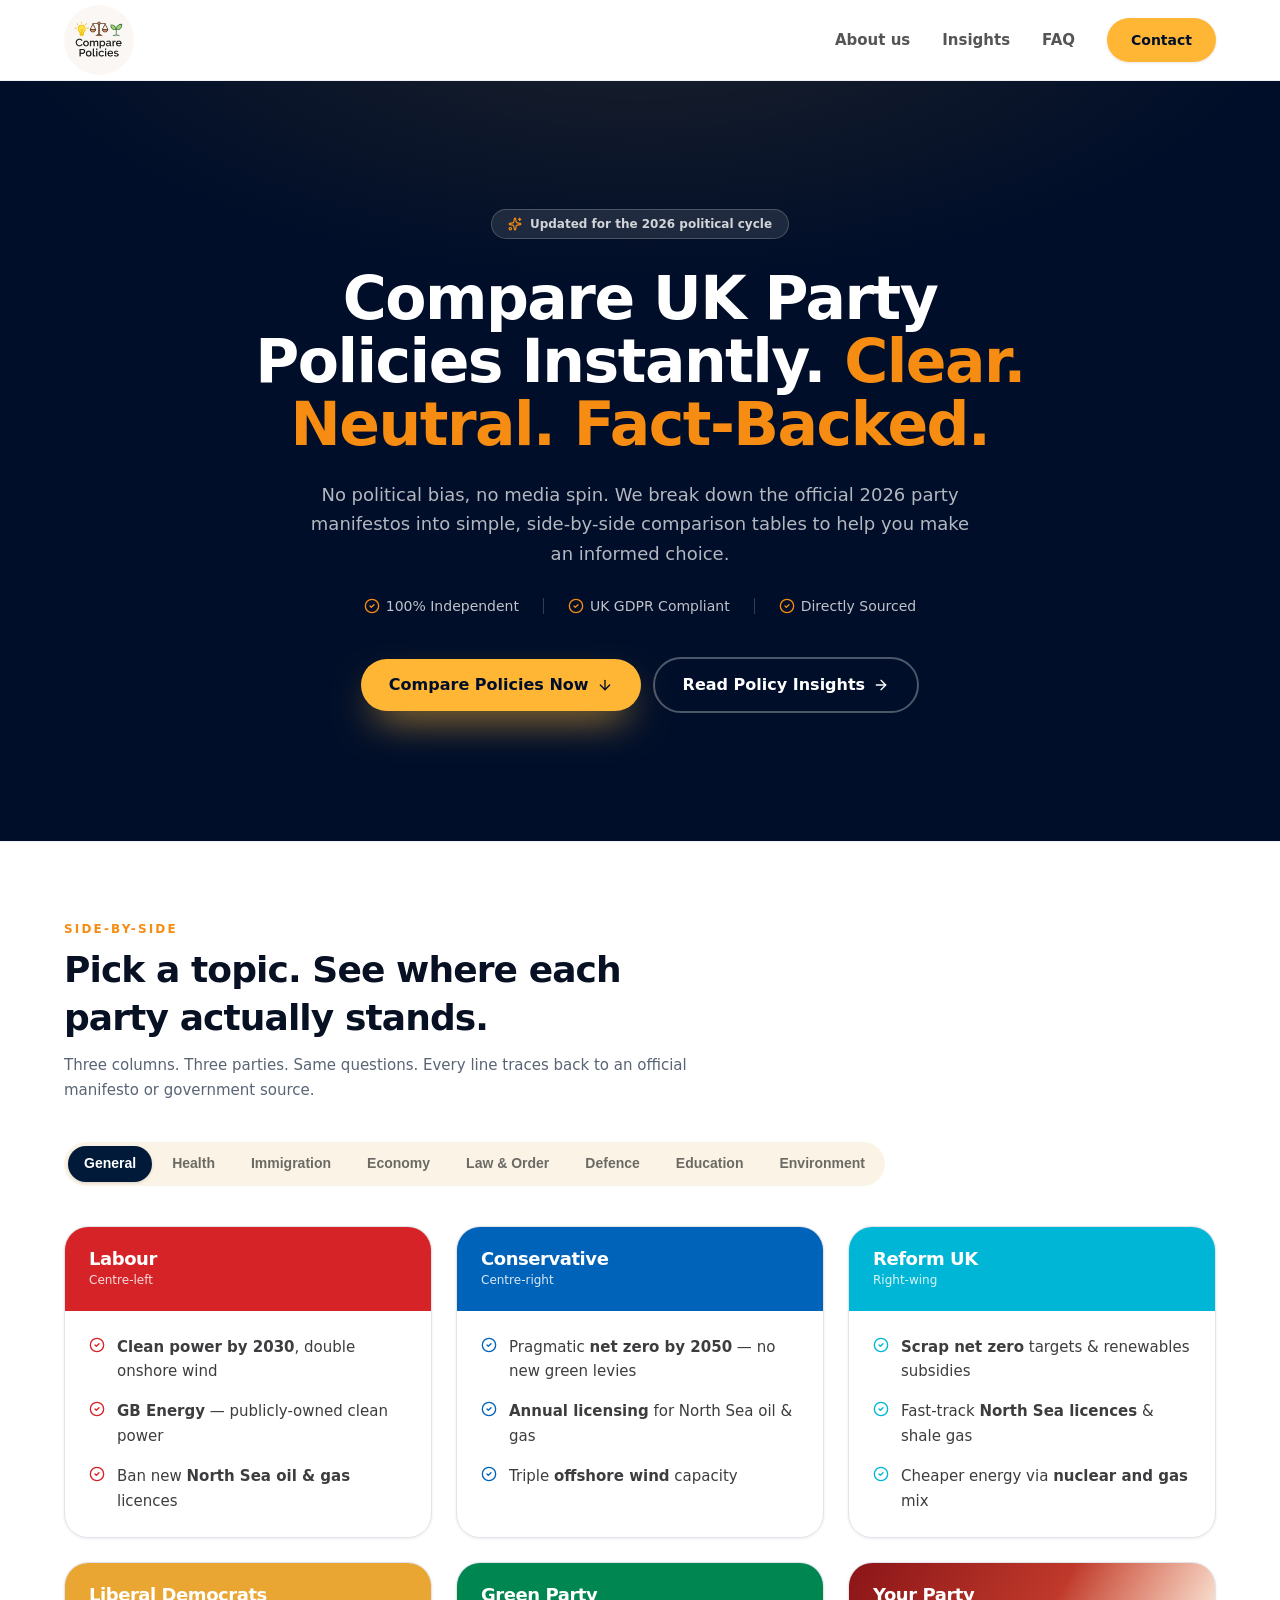
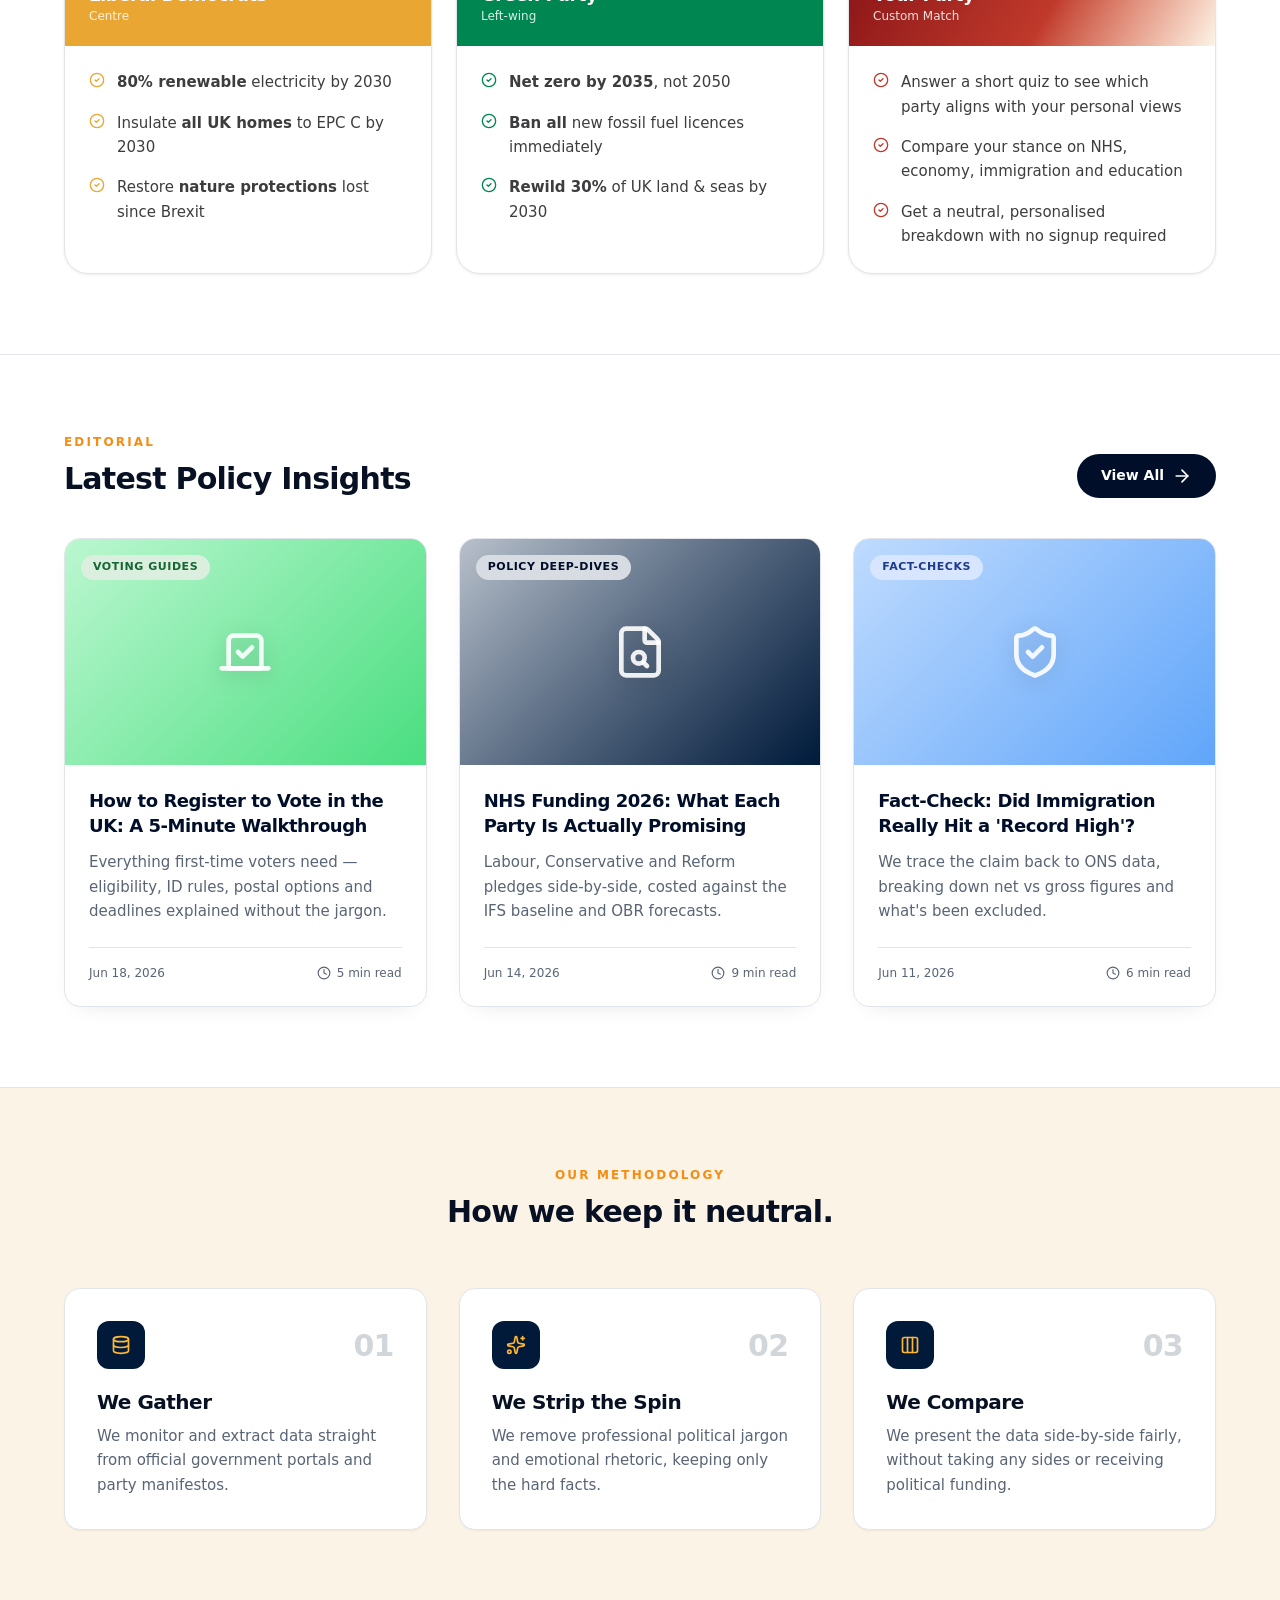
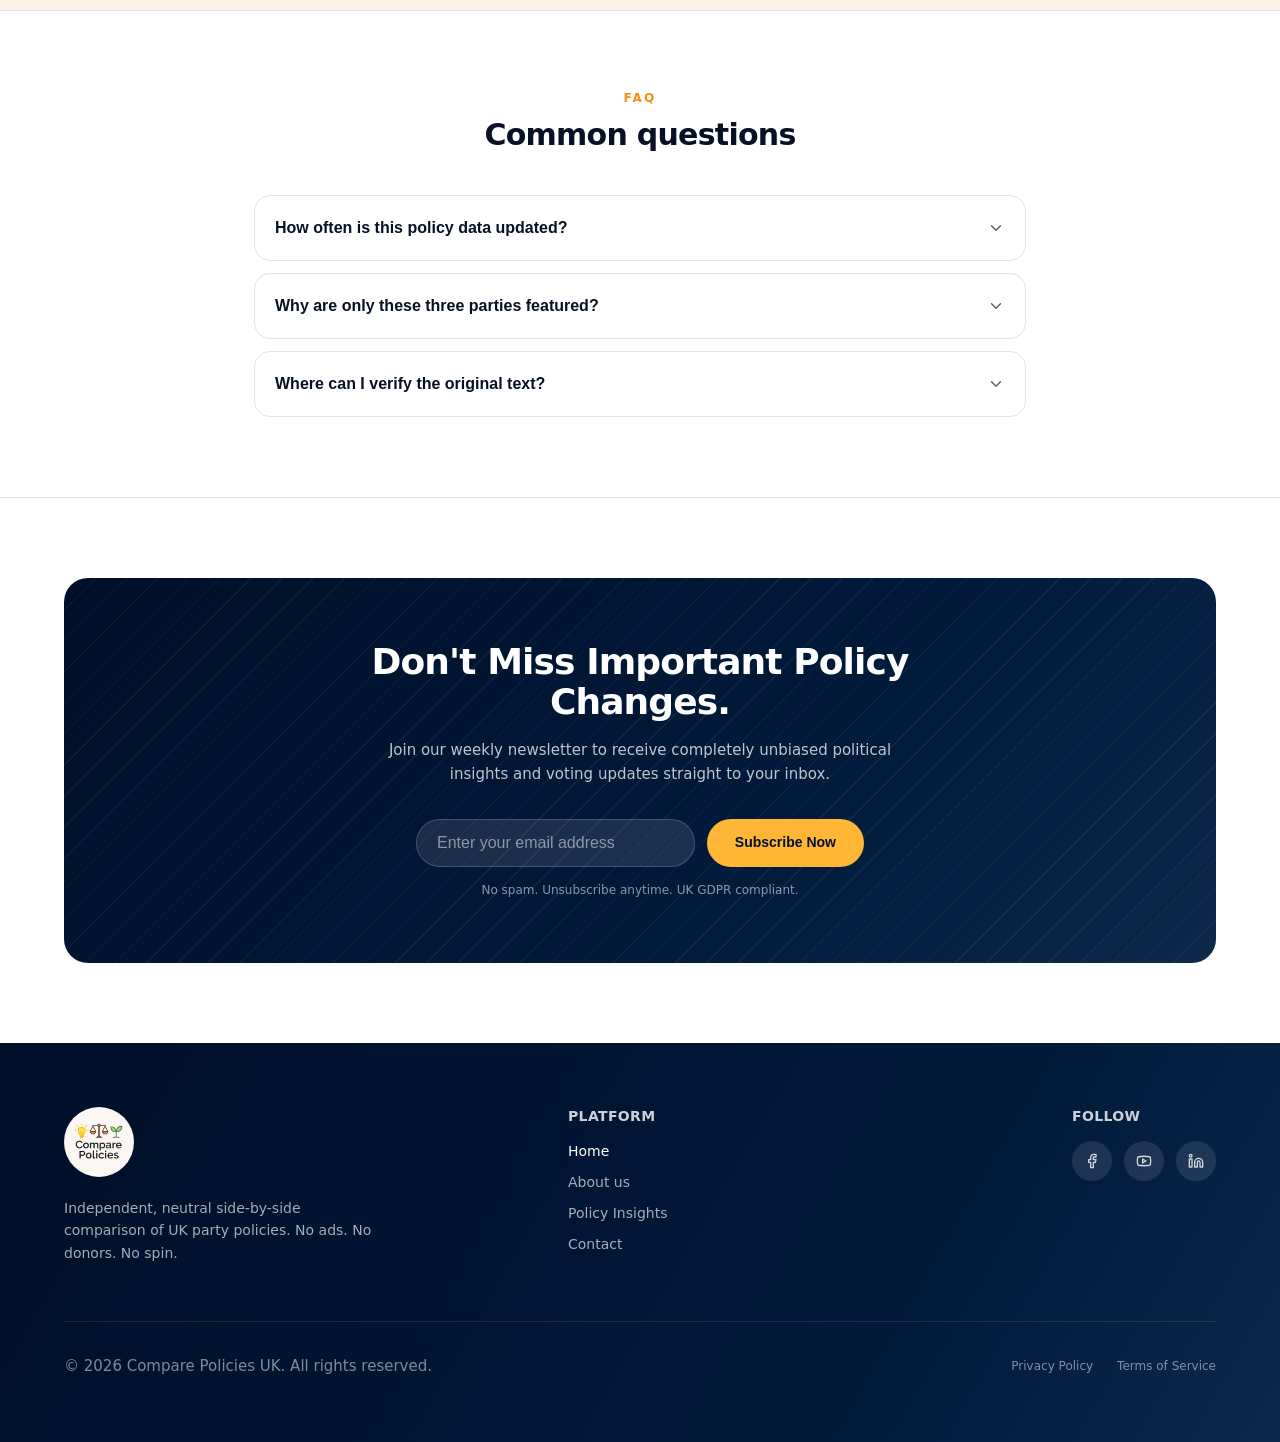
<file: index.html>
<!DOCTYPE html>
<html lang="en">

<head>
	<!-- Basic Page Needs
		================================================== -->
	<meta charset="utf-8">
	<!--[if IE]><meta http-equiv="x-ua-compatible" content="IE=9" /><![endif]-->
	<meta http-equiv="X-UA-Compatible" content="IE=edge">
	<meta name="viewport" content="width=device-width, initial-scale=1">
	<title>Comparepolicies </title>
	<meta name="description" content="SFI">
	<link rel="stylesheet" type="text/css" href="assets/css/reset.css" />
	<link rel="stylesheet" type="text/css" href="assets/css/main.css" />
	<link rel="stylesheet" type="text/css" href="assets/css/responsive.css" />

</head>

<body>
	<header id="site-header" class="header">
		<div class="header-inner">
			<a href="/" class="logo">
				<img src="./assets/images/Logo_compare_policies.png" alt="">
			</a>

			<div class="header-right">
				<nav>
					<ul>
						<li><a href="/about">About us</a></li>
						<li><a href="/insights">Insights</a></li>
						<li><a href="#faq">FAQ</a></li>
					</ul>
				</nav>
				<div class="header-actions">
					<a href="/contact" class="btn-header ">Contact</a>
				</div>
			</div>
			<div class="hambuger-mobile">
				<span class="lines line-1"></span>
				<span class="lines line-2"></span>
				<span class="lines line-3"></span>
			</div>
		</div>
	</header>
	<main id="site-content" class="site-content">
		<section class="hero">
			<div class="hero-bg" aria-hidden="true"></div>
			<div class="hero-inner">

				<div class="hero-badge">
					<svg xmlns="http://www.w3.org/2000/svg" width="14" height="14" viewBox="0 0 24 24" fill="none"
						stroke="currentColor" stroke-width="2" stroke-linecap="round" stroke-linejoin="round"
						aria-hidden="true" style="color:var(--brand-gold-deep)">
						<path
							d="M11.017 2.814a1 1 0 0 1 1.966 0l1.051 5.558a2 2 0 0 0 1.594 1.594l5.558 1.051a1 1 0 0 1 0 1.966l-5.558 1.051a2 2 0 0 0-1.594 1.594l-1.051 5.558a1 1 0 0 1-1.966 0l-1.051-5.558a2 2 0 0 0-1.594-1.594l-5.558-1.051a1 1 0 0 1 0-1.966l5.558-1.051a2 2 0 0 0 1.594-1.594z" />
						<path d="M20 2v4" />
						<path d="M22 4h-4" />
						<circle cx="4" cy="20" r="2" />
					</svg>
					Updated for the 2026 political cycle
				</div>

				<h1 class="hero-title">
					Compare UK Party Policies Instantly.
					<span style="">Clear. Neutral. Fact-Backed.</span>
				</h1>

				<p class="hero-desc">
					No political bias, no media spin. We break down the official 2026 party manifestos into simple,
					side-by-side comparison tables to help you make an informed choice.
				</p>

				<div class="hero-trust">
					<span class="trust-item">
						<svg xmlns="http://www.w3.org/2000/svg" width="16" height="16" viewBox="0 0 24 24" fill="none"
							stroke="currentColor" stroke-width="2" stroke-linecap="round" stroke-linejoin="round"
							aria-hidden="true" style="">
							<circle cx="12" cy="12" r="10" />
							<path d="m9 12 2 2 4-4" />
						</svg>
						100% Independent
					</span>
					<span class="trust-sep" aria-hidden="true"></span>
					<span class="trust-item">
						<svg xmlns="http://www.w3.org/2000/svg" width="16" height="16" viewBox="0 0 24 24" fill="none"
							stroke="currentColor" stroke-width="2" stroke-linecap="round" stroke-linejoin="round"
							aria-hidden="true" style="">
							<circle cx="12" cy="12" r="10" />
							<path d="m9 12 2 2 4-4" />
						</svg>
						UK GDPR Compliant
					</span>
					<span class="trust-sep" aria-hidden="true"></span>
					<span class="trust-item">
						<svg xmlns="http://www.w3.org/2000/svg" width="16" height="16" viewBox="0 0 24 24" fill="none"
							stroke="currentColor" stroke-width="2" stroke-linecap="round" stroke-linejoin="round"
							aria-hidden="true" style="">
							<circle cx="12" cy="12" r="10" />
							<path d="m9 12 2 2 4-4" />
						</svg>
						Directly Sourced
					</span>
				</div>

				<div class="hero-actions">
					<a href="#compare" class="btn btn-gold">
						Compare Policies Now
						<svg xmlns="http://www.w3.org/2000/svg" width="16" height="16" viewBox="0 0 24 24" fill="none"
							stroke="currentColor" stroke-width="2" stroke-linecap="round" stroke-linejoin="round"
							aria-hidden="true">
							<path d="M12 5v14" />
							<path d="m19 12-7 7-7-7" />
						</svg>
					</a>
					<a href="/insights" class="btn-outline btn">
						Read Policy Insights
						<svg xmlns="http://www.w3.org/2000/svg" width="16" height="16" viewBox="0 0 24 24" fill="none"
							stroke="currentColor" stroke-width="2" stroke-linecap="round" stroke-linejoin="round"
							aria-hidden="true">
							<path d="M5 12h14" />
							<path d="m12 5 7 7-7 7" />
						</svg>
					</a>
				</div>

			</div>
		</section>
		<section id="compare" class="compare-section">
			<div class="container">

				<div class="compare-heading">
					<p class="compare-eyebrow section-eyebrow">Side-by-side</p>
					<h2 class="compare-title section-title">Pick a topic. See where each party actually stands.</h2>
					<p class="compare-desc">Three columns. Three parties. Same questions. Every line traces back to an
						official manifesto or government source.</p>
				</div>

				<!-- TAB NAV -->
				<div class="tab-scroll">
					<div class="tab-list" role="tablist">
						<button class="tab-btn tab-btn--active" role="tab" data-tab="general">General</button>
						<button class="tab-btn" role="tab" data-tab="health">Health</button>
						<button class="tab-btn" role="tab" data-tab="immigration">Immigration</button>
						<button class="tab-btn" role="tab" data-tab="economy">Economy</button>
						<button class="tab-btn" role="tab" data-tab="law">Law &amp; Order</button>
						<button class="tab-btn" role="tab" data-tab="defence">Defence</button>
						<button class="tab-btn" role="tab" data-tab="education">Education</button>
						<button class="tab-btn " role="tab" data-tab="environment">Environment</button>
					</div>
				</div>

				<!-- TAB PANELS -->
				<div id="tab-general" class="tab-panel" role="tabpanel">
					<div class="cards-grid">

						<article class="card" style="--color: rgb(213, 35, 39);">
							<header class="card-header">
								<h3 class="card-title">Labour</h3>
								<p class="card-subtitle">Centre-left</p>
							</header>
							<ul class="card-list">
								<li class="card-item">
									<svg class="card-icon" xmlns="http://www.w3.org/2000/svg" width="16" height="16"
										viewBox="0 0 24 24" fill="none" stroke="currentColor" stroke-width="2"
										stroke-linecap="round" stroke-linejoin="round" aria-hidden="true">
										<circle cx="12" cy="12" r="10" />
										<path d="m9 12 2 2 4-4" />
									</svg>
									<span><strong>Clean power by 2030</strong>, double onshore wind</span>
								</li>
								<li class="card-item">
									<svg class="card-icon" xmlns="http://www.w3.org/2000/svg" width="16" height="16"
										viewBox="0 0 24 24" fill="none" stroke="currentColor" stroke-width="2"
										stroke-linecap="round" stroke-linejoin="round" aria-hidden="true">
										<circle cx="12" cy="12" r="10" />
										<path d="m9 12 2 2 4-4" />
									</svg>
									<span><strong>GB Energy</strong> — publicly-owned clean power</span>
								</li>
								<li class="card-item">
									<svg class="card-icon" xmlns="http://www.w3.org/2000/svg" width="16" height="16"
										viewBox="0 0 24 24" fill="none" stroke="currentColor" stroke-width="2"
										stroke-linecap="round" stroke-linejoin="round" aria-hidden="true">
										<circle cx="12" cy="12" r="10" />
										<path d="m9 12 2 2 4-4" />
									</svg>
									<span>Ban new <strong>North Sea oil &amp; gas</strong> licences</span>
								</li>
							</ul>
						</article>

						<article class="card" style="--color: rgb(0, 99, 186);">
							<header class="card-header">
								<h3 class="card-title">Conservative</h3>
								<p class="card-subtitle">Centre-right</p>
							</header>
							<ul class="card-list">
								<li class="card-item">
									<svg class="card-icon" xmlns="http://www.w3.org/2000/svg" width="16" height="16"
										viewBox="0 0 24 24" fill="none" stroke="currentColor" stroke-width="2"
										stroke-linecap="round" stroke-linejoin="round" aria-hidden="true">
										<circle cx="12" cy="12" r="10" />
										<path d="m9 12 2 2 4-4" />
									</svg>
									<span>Pragmatic <strong>net zero by 2050</strong> — no new green
										levies</span>
								</li>
								<li class="card-item">
									<svg class="card-icon" xmlns="http://www.w3.org/2000/svg" width="16" height="16"
										viewBox="0 0 24 24" fill="none" stroke="currentColor" stroke-width="2"
										stroke-linecap="round" stroke-linejoin="round" aria-hidden="true">
										<circle cx="12" cy="12" r="10" />
										<path d="m9 12 2 2 4-4" />
									</svg>
									<span><strong>Annual licensing</strong> for North Sea oil &amp; gas</span>
								</li>
								<li class="card-item">
									<svg class="card-icon" xmlns="http://www.w3.org/2000/svg" width="16" height="16"
										viewBox="0 0 24 24" fill="none" stroke="currentColor" stroke-width="2"
										stroke-linecap="round" stroke-linejoin="round" aria-hidden="true">
										<circle cx="12" cy="12" r="10" />
										<path d="m9 12 2 2 4-4" />
									</svg>
									<span>Triple <strong>offshore wind</strong> capacity</span>
								</li>
							</ul>
						</article>

						<article class="card" style="--color: rgb(0, 182, 214);">
							<header class="card-header">
								<h3 class="card-title">Reform UK</h3>
								<p class="card-subtitle">Right-wing</p>
							</header>
							<ul class="card-list">
								<li class="card-item">
									<svg class="card-icon" xmlns="http://www.w3.org/2000/svg" width="16" height="16"
										viewBox="0 0 24 24" fill="none" stroke="currentColor" stroke-width="2"
										stroke-linecap="round" stroke-linejoin="round" aria-hidden="true">
										<circle cx="12" cy="12" r="10" />
										<path d="m9 12 2 2 4-4" />
									</svg>
									<span><strong>Scrap net zero</strong> targets &amp; renewables
										subsidies</span>
								</li>
								<li class="card-item">
									<svg class="card-icon" xmlns="http://www.w3.org/2000/svg" width="16" height="16"
										viewBox="0 0 24 24" fill="none" stroke="currentColor" stroke-width="2"
										stroke-linecap="round" stroke-linejoin="round" aria-hidden="true">
										<circle cx="12" cy="12" r="10" />
										<path d="m9 12 2 2 4-4" />
									</svg>
									<span>Fast-track <strong>North Sea licences</strong> &amp; shale gas</span>
								</li>
								<li class="card-item">
									<svg class="card-icon" xmlns="http://www.w3.org/2000/svg" width="16" height="16"
										viewBox="0 0 24 24" fill="none" stroke="currentColor" stroke-width="2"
										stroke-linecap="round" stroke-linejoin="round" aria-hidden="true">
										<circle cx="12" cy="12" r="10" />
										<path d="m9 12 2 2 4-4" />
									</svg>
									<span>Cheaper energy via <strong>nuclear and gas</strong> mix</span>
								</li>
							</ul>
						</article>

						<article class="card" style="--color: rgb(234, 166, 50);">
							<header class="card-header">
								<h3 class="card-title">Liberal Democrats</h3>
								<p class="card-subtitle">Centre</p>
							</header>
							<ul class="card-list">
								<li class="card-item">
									<svg class="card-icon" xmlns="http://www.w3.org/2000/svg" width="16" height="16"
										viewBox="0 0 24 24" fill="none" stroke="currentColor" stroke-width="2"
										stroke-linecap="round" stroke-linejoin="round" aria-hidden="true">
										<circle cx="12" cy="12" r="10" />
										<path d="m9 12 2 2 4-4" />
									</svg>
									<span><strong>80% renewable</strong> electricity by 2030</span>
								</li>
								<li class="card-item">
									<svg class="card-icon" xmlns="http://www.w3.org/2000/svg" width="16" height="16"
										viewBox="0 0 24 24" fill="none" stroke="currentColor" stroke-width="2"
										stroke-linecap="round" stroke-linejoin="round" aria-hidden="true">
										<circle cx="12" cy="12" r="10" />
										<path d="m9 12 2 2 4-4" />
									</svg>
									<span>Insulate <strong>all UK homes</strong> to EPC C by 2030</span>
								</li>
								<li class="card-item">
									<svg class="card-icon" xmlns="http://www.w3.org/2000/svg" width="16" height="16"
										viewBox="0 0 24 24" fill="none" stroke="currentColor" stroke-width="2"
										stroke-linecap="round" stroke-linejoin="round" aria-hidden="true">
										<circle cx="12" cy="12" r="10" />
										<path d="m9 12 2 2 4-4" />
									</svg>
									<span>Restore <strong>nature protections</strong> lost since Brexit</span>
								</li>
							</ul>
						</article>

						<article class="card" style="--color: rgb(0, 135, 81);">
							<header class="card-header">
								<h3 class="card-title">Green Party</h3>
								<p class="card-subtitle">Left-wing</p>
							</header>
							<ul class="card-list">
								<li class="card-item">
									<svg class="card-icon" xmlns="http://www.w3.org/2000/svg" width="16" height="16"
										viewBox="0 0 24 24" fill="none" stroke="currentColor" stroke-width="2"
										stroke-linecap="round" stroke-linejoin="round" aria-hidden="true">
										<circle cx="12" cy="12" r="10" />
										<path d="m9 12 2 2 4-4" />
									</svg>
									<span><strong>Net zero by 2035</strong>, not 2050</span>
								</li>
								<li class="card-item">
									<svg class="card-icon" xmlns="http://www.w3.org/2000/svg" width="16" height="16"
										viewBox="0 0 24 24" fill="none" stroke="currentColor" stroke-width="2"
										stroke-linecap="round" stroke-linejoin="round" aria-hidden="true">
										<circle cx="12" cy="12" r="10" />
										<path d="m9 12 2 2 4-4" />
									</svg>
									<span><strong>Ban all</strong> new fossil fuel licences immediately</span>
								</li>
								<li class="card-item">
									<svg class="card-icon" xmlns="http://www.w3.org/2000/svg" width="16" height="16"
										viewBox="0 0 24 24" fill="none" stroke="currentColor" stroke-width="2"
										stroke-linecap="round" stroke-linejoin="round" aria-hidden="true">
										<circle cx="12" cy="12" r="10" />
										<path d="m9 12 2 2 4-4" />
									</svg>
									<span><strong>Rewild 30%</strong> of UK land &amp; seas by 2030</span>
								</li>
							</ul>
						</article>

						<article class="card" style="--color: rgb(192, 57, 43); --bg-header: linear-gradient(120deg, #8B1418 0%, #C0392B 55%, lab(96.5967% .633419 7.66813)
 100%);">
							<header class="card-header">
								<h3 class="card-title">Your Party</h3>
								<p class="card-subtitle">Custom Match</p>
							</header>
							<ul class="card-list">
								<li class="card-item">
									<svg class="card-icon" xmlns="http://www.w3.org/2000/svg" width="16" height="16"
										viewBox="0 0 24 24" fill="none" stroke="currentColor" stroke-width="2"
										stroke-linecap="round" stroke-linejoin="round" aria-hidden="true">
										<circle cx="12" cy="12" r="10" />
										<path d="m9 12 2 2 4-4" />
									</svg>
									<span>Answer a short quiz to see which party aligns with your personal
										views</span>
								</li>
								<li class="card-item">
									<svg class="card-icon" xmlns="http://www.w3.org/2000/svg" width="16" height="16"
										viewBox="0 0 24 24" fill="none" stroke="currentColor" stroke-width="2"
										stroke-linecap="round" stroke-linejoin="round" aria-hidden="true">
										<circle cx="12" cy="12" r="10" />
										<path d="m9 12 2 2 4-4" />
									</svg>
									<span>Compare your stance on NHS, economy, immigration and education</span>
								</li>
								<li class="card-item">
									<svg class="card-icon" xmlns="http://www.w3.org/2000/svg" width="16" height="16"
										viewBox="0 0 24 24" fill="none" stroke="currentColor" stroke-width="2"
										stroke-linecap="round" stroke-linejoin="round" aria-hidden="true">
										<circle cx="12" cy="12" r="10" />
										<path d="m9 12 2 2 4-4" />
									</svg>
									<span>Get a neutral, personalised breakdown with no signup required</span>
								</li>
							</ul>
						</article>

					</div>
				</div>
				<div id="tab-immigration" class="tab-panel" role="tabpanel" hidden></div>
				<div id="tab-economy" class="tab-panel" role="tabpanel" hidden></div>
				<div id="tab-law" class="tab-panel" role="tabpanel" hidden></div>
				<div id="tab-defence" class="tab-panel" role="tabpanel" hidden></div>
				<div id="tab-education" class="tab-panel" role="tabpanel" hidden></div>

				<div id="tab-environment" class="tab-panel" role="tabpanel" hidden>

				</div>
			</div>
		</section>
		<section class="insights">
			<div class="container">
				<div class="insights__head">
					<div>
						<p class="insights__eyebrow section-eyebrow">Editorial</p>
						<h2 class="insights__title section-title">Latest Policy Insights</h2>
					</div>
					<a href="/insights" class="btn btn-navy">
						View All
						<svg xmlns="http://www.w3.org/2000/svg" width="20" height="20" viewBox="0 0 24 24" fill="none"
							stroke="currentColor" stroke-width="2" stroke-linecap="round" stroke-linejoin="round"
							aria-hidden="true">
							<path d="M5 12h14"></path>
							<path d="m12 5 7 7-7 7"></path>
						</svg>
					</a>
				</div>

				<div class="insights__grid">

					<a href="/insights/sample-post" class="insight-card">
						<div class="insight-card__media insight-card__media--green">
							<svg class="insight-card__icon" xmlns="http://www.w3.org/2000/svg" width="56" height="56"
								viewBox="0 0 24 24" fill="none" stroke="currentColor" stroke-width="2"
								stroke-linecap="round" stroke-linejoin="round" aria-hidden="true">
								<path d="m9 12 2 2 4-4"></path>
								<path d="M5 7c0-1.1.9-2 2-2h10a2 2 0 0 1 2 2v12H5V7Z"></path>
								<path d="M22 19H2"></path>
							</svg>
							<span class="insight-card__tag insight-card__tag--green">Voting Guides</span>
						</div>
						<div class="insight-card__body">
							<h3 class="insight-card__title">How to Register to Vote in the UK: A 5-Minute Walkthrough
							</h3>
							<p class="insight-card__excerpt">Everything first-time voters need — eligibility, ID rules,
								postal options and deadlines explained without the jargon.</p>
							<div class="insight-card__meta">
								<span>Jun 18, 2026</span>
								<span class="insight-card__readtime">
									<svg xmlns="http://www.w3.org/2000/svg" width="14" height="14" viewBox="0 0 24 24"
										fill="none" stroke="currentColor" stroke-width="2" stroke-linecap="round"
										stroke-linejoin="round" aria-hidden="true">
										<circle cx="12" cy="12" r="10"></circle>
										<path d="M12 6v6l4 2"></path>
									</svg>
									5 min read
								</span>
							</div>
						</div>
					</a>

					<a href="/insights/sample-post" class="insight-card">
						<div class="insight-card__media insight-card__media--navy">
							<svg class="insight-card__icon" xmlns="http://www.w3.org/2000/svg" width="56" height="56"
								viewBox="0 0 24 24" fill="none" stroke="currentColor" stroke-width="2"
								stroke-linecap="round" stroke-linejoin="round" aria-hidden="true">
								<path
									d="M6 22a2 2 0 0 1-2-2V4a2 2 0 0 1 2-2h8a2.4 2.4 0 0 1 1.704.706l3.588 3.588A2.4 2.4 0 0 1 20 8v12a2 2 0 0 1-2 2z">
								</path>
								<path d="M14 2v5a1 1 0 0 0 1 1h5"></path>
								<circle cx="11.5" cy="14.5" r="2.5"></circle>
								<path d="M13.3 16.3 15 18"></path>
							</svg>
							<span class="insight-card__tag insight-card__tag--navy">Policy Deep-Dives</span>
						</div>
						<div class="insight-card__body">
							<h3 class="insight-card__title">NHS Funding 2026: What Each Party Is Actually Promising</h3>
							<p class="insight-card__excerpt">Labour, Conservative and Reform pledges side-by-side,
								costed against the IFS baseline and OBR forecasts.</p>
							<div class="insight-card__meta">
								<span>Jun 14, 2026</span>
								<span class="insight-card__readtime">
									<svg xmlns="http://www.w3.org/2000/svg" width="14" height="14" viewBox="0 0 24 24"
										fill="none" stroke="currentColor" stroke-width="2" stroke-linecap="round"
										stroke-linejoin="round" aria-hidden="true">
										<circle cx="12" cy="12" r="10"></circle>
										<path d="M12 6v6l4 2"></path>
									</svg>
									9 min read
								</span>
							</div>
						</div>
					</a>

					<a href="/insights/sample-post" class="insight-card">
						<div class="insight-card__media insight-card__media--blue">
							<svg class="insight-card__icon" xmlns="http://www.w3.org/2000/svg" width="56" height="56"
								viewBox="0 0 24 24" fill="none" stroke="currentColor" stroke-width="2"
								stroke-linecap="round" stroke-linejoin="round" aria-hidden="true">
								<path
									d="M20 13c0 5-3.5 7.5-7.66 8.95a1 1 0 0 1-.67-.01C7.5 20.5 4 18 4 13V6a1 1 0 0 1 1-1c2 0 4.5-1.2 6.24-2.72a1.17 1.17 0 0 1 1.52 0C14.51 3.81 17 5 19 5a1 1 0 0 1 1 1z">
								</path>
								<path d="m9 12 2 2 4-4"></path>
							</svg>
							<span class="insight-card__tag insight-card__tag--blue">Fact-Checks</span>
						</div>
						<div class="insight-card__body">
							<h3 class="insight-card__title">Fact-Check: Did Immigration Really Hit a 'Record High'?</h3>
							<p class="insight-card__excerpt">We trace the claim back to ONS data, breaking down net vs
								gross figures and what's been excluded.</p>
							<div class="insight-card__meta">
								<span>Jun 11, 2026</span>
								<span class="insight-card__readtime">
									<svg xmlns="http://www.w3.org/2000/svg" width="14" height="14" viewBox="0 0 24 24"
										fill="none" stroke="currentColor" stroke-width="2" stroke-linecap="round"
										stroke-linejoin="round" aria-hidden="true">
										<circle cx="12" cy="12" r="10"></circle>
										<path d="M12 6v6l4 2"></path>
									</svg>
									6 min read
								</span>
							</div>
						</div>
					</a>

				</div>
			</div>
		</section>
		<section id="methodology" class="methodology">
			<div class="container">
				<div class="methodology__head">
					<p class="methodology__eyebrow section-eyebrow">Our methodology</p>
					<h2 class="methodology__title section-title">How we keep it neutral.</h2>
				</div>

				<div class="methodology__grid">

					<div class="step-card">
						<div class="step-card__head">
							<span class="step-card__icon-wrap">
								<svg xmlns="http://www.w3.org/2000/svg" width="20" height="20" viewBox="0 0 24 24"
									fill="none" stroke="currentColor" stroke-width="2" stroke-linecap="round"
									stroke-linejoin="round" aria-hidden="true">
									<ellipse cx="12" cy="5" rx="9" ry="3"></ellipse>
									<path d="M3 5V19A9 3 0 0 0 21 19V5"></path>
									<path d="M3 12A9 3 0 0 0 21 12"></path>
								</svg>
							</span>
							<span class="step-card__number">01</span>
						</div>
						<h3 class="step-card__title">We Gather</h3>
						<p class="step-card__text">We monitor and extract data straight from official government portals
							and party manifestos.</p>
					</div>

					<div class="step-card">
						<div class="step-card__head">
							<span class="step-card__icon-wrap">
								<svg xmlns="http://www.w3.org/2000/svg" width="20" height="20" viewBox="0 0 24 24"
									fill="none" stroke="currentColor" stroke-width="2" stroke-linecap="round"
									stroke-linejoin="round" aria-hidden="true">
									<path
										d="M11.017 2.814a1 1 0 0 1 1.966 0l1.051 5.558a2 2 0 0 0 1.594 1.594l5.558 1.051a1 1 0 0 1 0 1.966l-5.558 1.051a2 2 0 0 0-1.594 1.594l-1.051 5.558a1 1 0 0 1-1.966 0l-1.051-5.558a2 2 0 0 0-1.594-1.594l-5.558-1.051a1 1 0 0 1 0-1.966l5.558-1.051a2 2 0 0 0 1.594-1.594z">
									</path>
									<path d="M20 2v4"></path>
									<path d="M22 4h-4"></path>
									<circle cx="4" cy="20" r="2"></circle>
								</svg>
							</span>
							<span class="step-card__number">02</span>
						</div>
						<h3 class="step-card__title">We Strip the Spin</h3>
						<p class="step-card__text">We remove professional political jargon and emotional rhetoric,
							keeping only the hard facts.</p>
					</div>

					<div class="step-card">
						<div class="step-card__head">
							<span class="step-card__icon-wrap">
								<svg xmlns="http://www.w3.org/2000/svg" width="20" height="20" viewBox="0 0 24 24"
									fill="none" stroke="currentColor" stroke-width="2" stroke-linecap="round"
									stroke-linejoin="round" aria-hidden="true">
									<rect width="18" height="18" x="3" y="3" rx="2"></rect>
									<path d="M9 3v18"></path>
									<path d="M15 3v18"></path>
								</svg>
							</span>
							<span class="step-card__number">03</span>
						</div>
						<h3 class="step-card__title">We Compare</h3>
						<p class="step-card__text">We present the data side-by-side fairly, without taking any sides or
							receiving political funding.</p>
					</div>

				</div>
			</div>
		</section>
		<section id="faq" class="faq">
			<div class="container container--narrow">
				<div class="faq__head">
					<p class="faq__eyebrow section-eyebrow">FAQ</p>
					<h2 class="faq__title section-title">Common questions</h2>
				</div>

				<div class="faq__list">

					<div class="faq-item">
						<button type="button" class="faq-item__trigger" aria-expanded="false">
							How often is this policy data updated?
							<svg xmlns="http://www.w3.org/2000/svg" width="18" height="18" viewBox="0 0 24 24"
								fill="none" stroke="currentColor" stroke-width="2" stroke-linecap="round"
								stroke-linejoin="round" class="faq-item__icon" aria-hidden="true">
								<path d="m6 9 6 6 6-6"></path>
							</svg>
						</button>
						<div class="faq-item__panel">
							<div class="faq-item__panel-inner">
								Updated continuously for the 2026 political landscape as soon as official changes are
								announced — manifestos, government white papers and party press releases are monitored
								daily.
							</div>
						</div>
					</div>

					<div class="faq-item">
						<button type="button" class="faq-item__trigger" aria-expanded="false">
							Why are only these three parties featured?
							<svg xmlns="http://www.w3.org/2000/svg" width="18" height="18" viewBox="0 0 24 24"
								fill="none" stroke="currentColor" stroke-width="2" stroke-linecap="round"
								stroke-linejoin="round" class="faq-item__icon" aria-hidden="true">
								<path d="m6 9 6 6 6-6"></path>
							</svg>
						</button>
						<div class="faq-item__panel">
							<div class="faq-item__panel-inner">
								We focus on the political parties currently generating the highest voter interest and
								search volume in the UK. Coverage expands as polling and reader demand evolves.

							</div>
						</div>
					</div>

					<div class="faq-item">
						<button type="button" class="faq-item__trigger" aria-expanded="false">
							Where can I verify the original text?
							<svg xmlns="http://www.w3.org/2000/svg" width="18" height="18" viewBox="0 0 24 24"
								fill="none" stroke="currentColor" stroke-width="2" stroke-linecap="round"
								stroke-linejoin="round" class="faq-item__icon" aria-hidden="true">
								<path d="m6 9 6 6 6-6"></path>
							</svg>
						</button>
						<div class="faq-item__panel">
							<div class="faq-item__panel-inner">
								Every point is linked directly to primary sources. You can view the full list of source
								documents and citations on our About Us page.
							</div>
						</div>
					</div>

				</div>
			</div>
		</section>
		<section id="newsletter" class="newsletter">
			<div class="container">
				<div class="newsletter__panel">
					<div class="newsletter__pattern" aria-hidden="true"></div>

					<div class="newsletter__content">
						<h2 class="newsletter__title">Don't Miss Important Policy Changes.</h2>
						<p class="newsletter__text">Join our weekly newsletter to receive completely unbiased political
							insights and voting updates straight to your inbox.</p>

						<form class="newsletter__form">
							<input type="email" class="newsletter__input" placeholder="Enter your email address"
								required>
							<button type="submit" class=" newsletter__submit">Subscribe Now</button>
						</form>

						<p class="newsletter__disclaimer">No spam. Unsubscribe anytime. UK GDPR compliant.</p>
					</div>
				</div>
			</div>
		</section>
	</main>

	<footer class="site-footer" id="site-footer" role="contentinfo">
		<div class="container">
			<div class="site-footer__top">

				<div class="site-footer__brand">
					<a href="/" class="site-footer__logo">
						<img src="./assets/images/Logo_compare_policies.png" alt="">
					</a>
					<p class="site-footer__tagline">Independent, neutral side-by-side comparison of UK party policies.
						No ads. No donors. No spin.</p>
				</div>

				<div class="site-footer__col">
					<h4 class="site-footer__heading">Platform</h4>
					<ul class="site-footer__links">
						<li><a href="/" class="current-menu-item" aria-current="page">Home</a></li>
						<li><a href="/about">About us</a></li>
						<li><a href="/insights">Policy Insights</a></li>
						<li><a href="/contact">Contact</a></li>
					</ul>
				</div>

				<div class="site-footer__col">
					<h4 class="site-footer__heading">Follow</h4>
					<div class="site-footer__social">
						<a href="#" aria-label="Facebook" class="site-footer__social-link">
							<svg xmlns="http://www.w3.org/2000/svg" width="16" height="16" viewBox="0 0 24 24"
								fill="none" stroke="currentColor" stroke-width="2" stroke-linecap="round"
								stroke-linejoin="round" aria-hidden="true">
								<path d="M18 2h-3a5 5 0 0 0-5 5v3H7v4h3v8h4v-8h3l1-4h-4V7a1 1 0 0 1 1-1h3z"></path>
							</svg>
						</a>
						<a href="#" aria-label="YouTube" class="site-footer__social-link">
							<svg xmlns="http://www.w3.org/2000/svg" width="16" height="16" viewBox="0 0 24 24"
								fill="none" stroke="currentColor" stroke-width="2" stroke-linecap="round"
								stroke-linejoin="round" aria-hidden="true">
								<path
									d="M2.5 17a24.12 24.12 0 0 1 0-10 2 2 0 0 1 1.4-1.4 49.56 49.56 0 0 1 16.2 0A2 2 0 0 1 21.5 7a24.12 24.12 0 0 1 0 10 2 2 0 0 1-1.4 1.4 49.55 49.55 0 0 1-16.2 0A2 2 0 0 1 2.5 17">
								</path>
								<path d="m10 15 5-3-5-3z"></path>
							</svg>
						</a>
						<a href="#" aria-label="LinkedIn" class="site-footer__social-link">
							<svg xmlns="http://www.w3.org/2000/svg" width="16" height="16" viewBox="0 0 24 24"
								fill="none" stroke="currentColor" stroke-width="2" stroke-linecap="round"
								stroke-linejoin="round" aria-hidden="true">
								<path
									d="M16 8a6 6 0 0 1 6 6v7h-4v-7a2 2 0 0 0-2-2 2 2 0 0 0-2 2v7h-4v-7a6 6 0 0 1 6-6z">
								</path>
								<rect width="4" height="12" x="2" y="9"></rect>
								<circle cx="4" cy="4" r="2"></circle>
							</svg>
						</a>
					</div>
				</div>

			</div>

			<div class="site-footer__bottom">
				<p>© 2026 Compare Policies UK. All rights reserved.</p>
				<div class="site-footer__legal">
					<a href="#">Privacy Policy</a>
					<a href="#">Terms of Service</a>
				</div>
			</div>
		</div>
	</footer>
	<script type="text/javascript" src="assets/js/jquery-3.5.0.min.js"></script>
	<script type="text/javascript" src="assets/js/main.js"></script>
	<script type="text/javascript">
	</script>
</body>

</html>
</file>
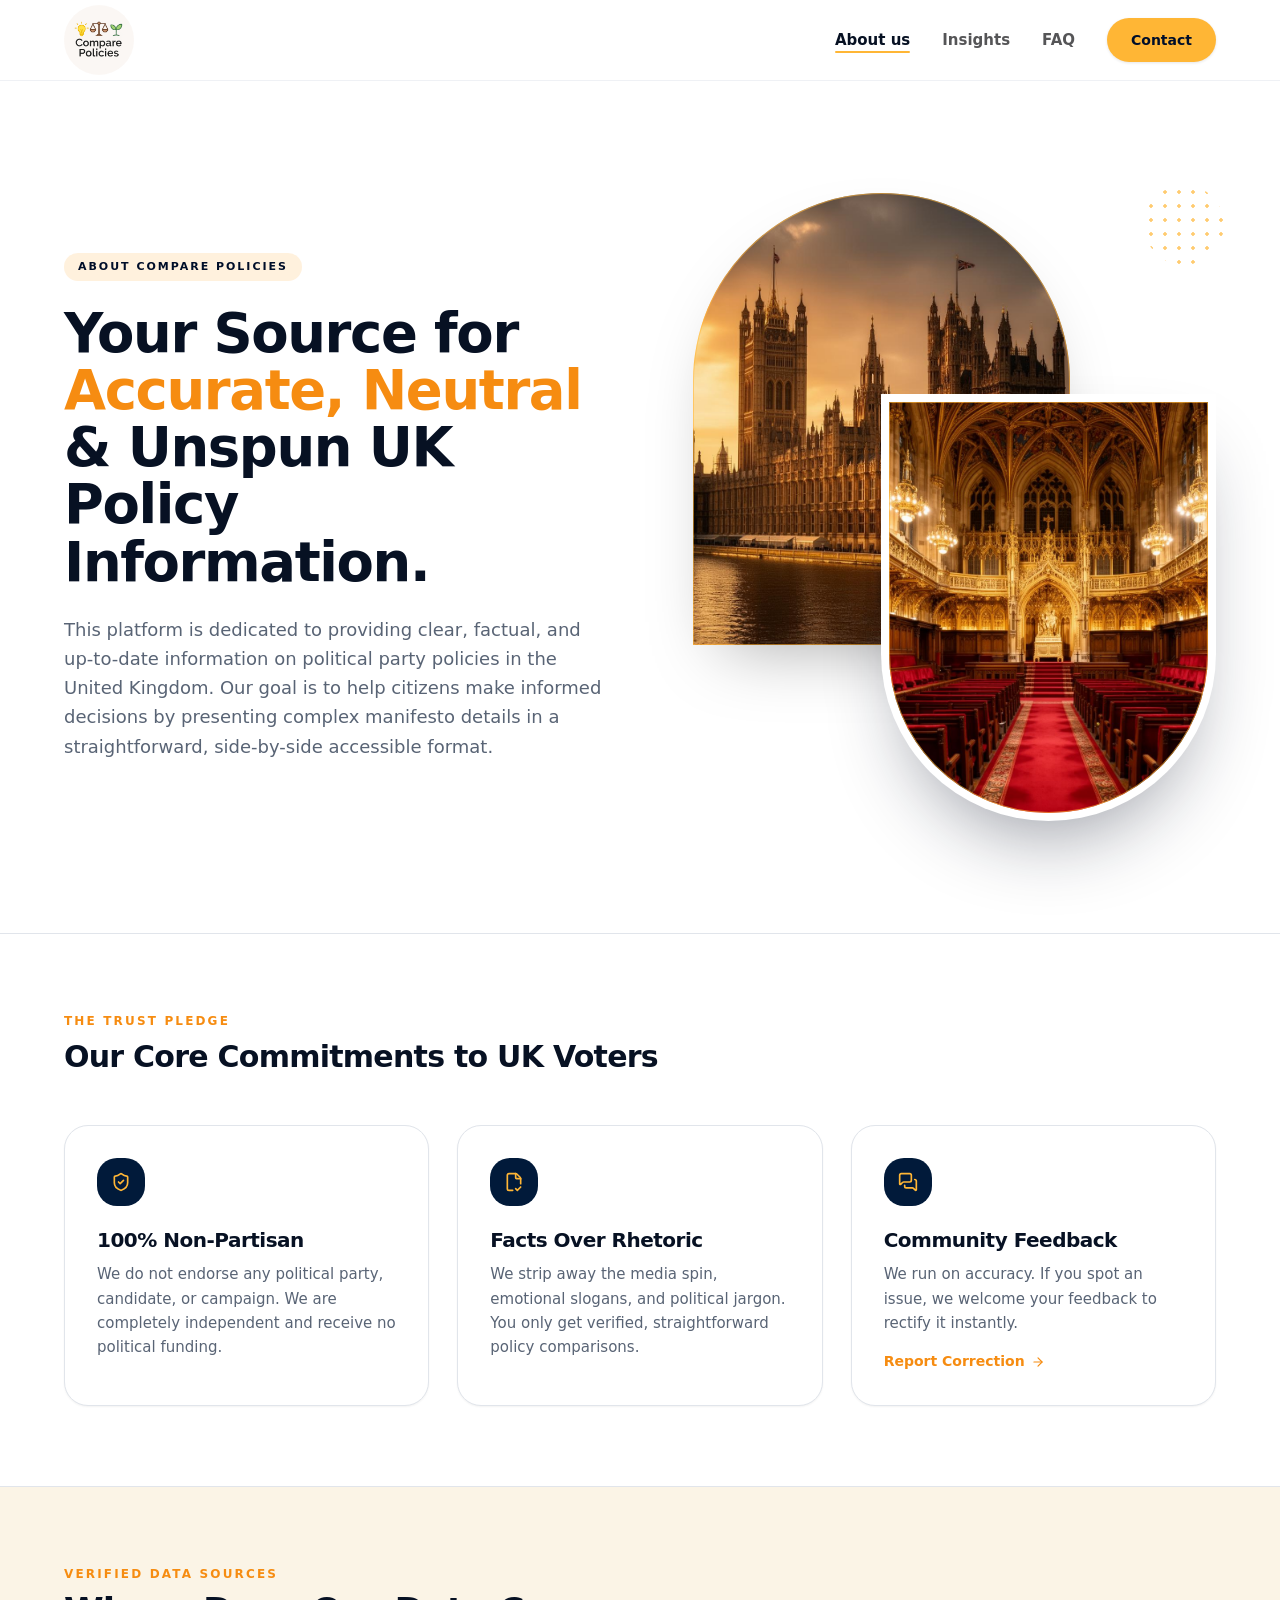
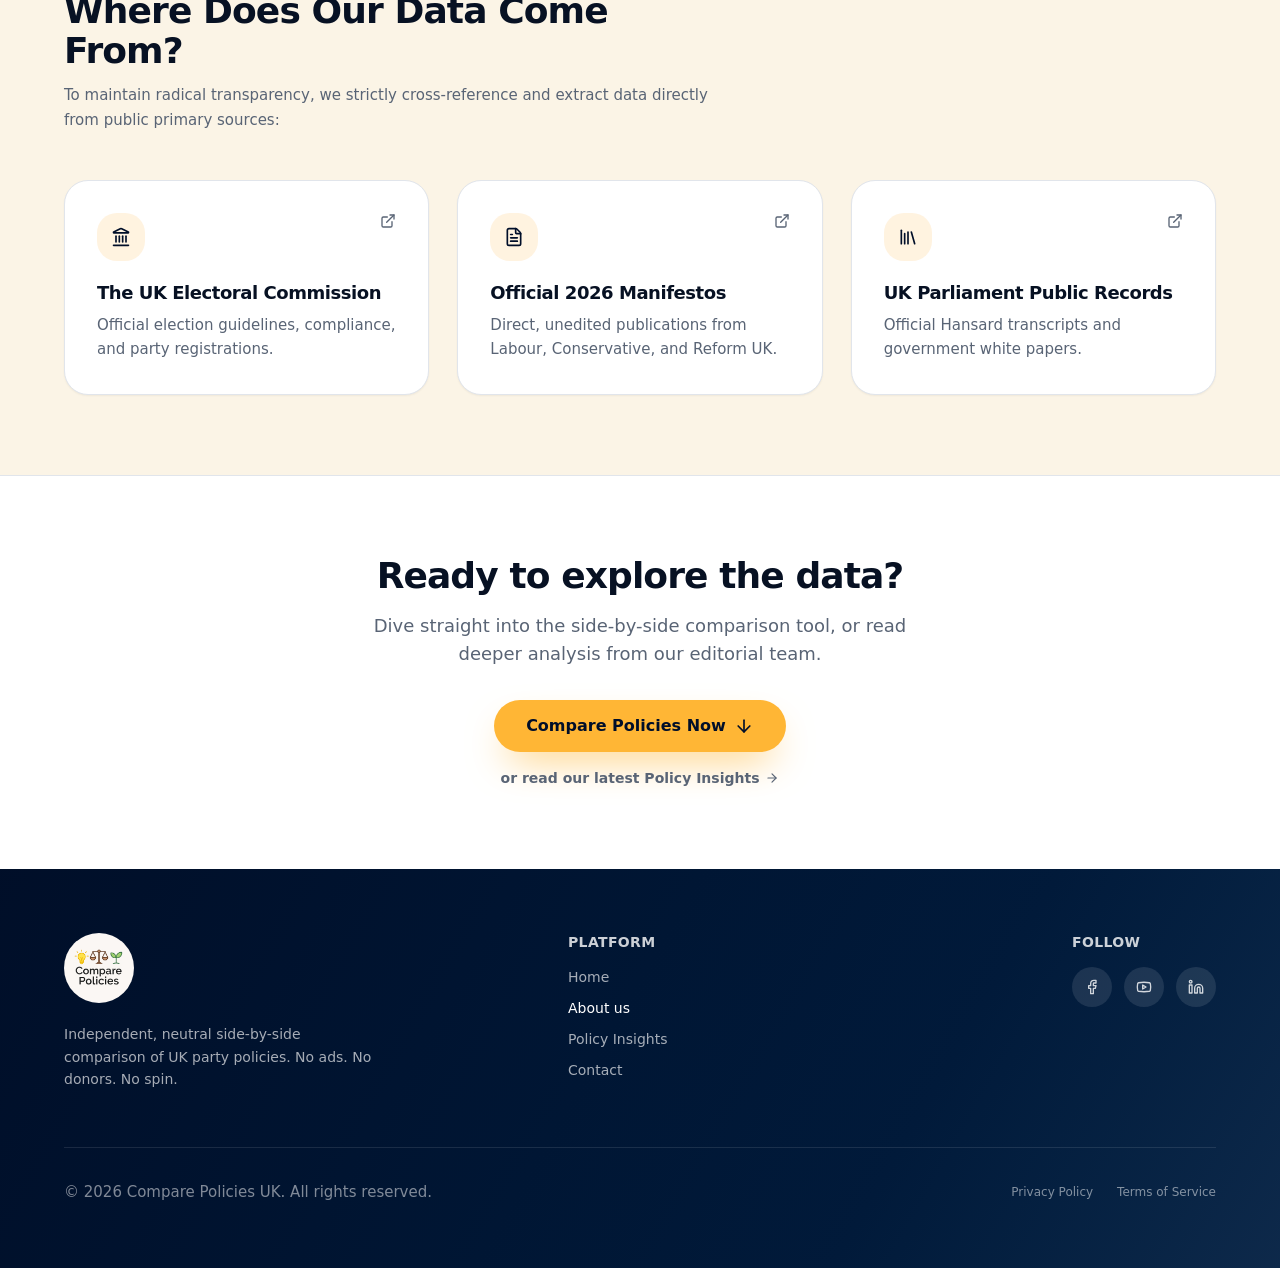
<file: about.html>
<!DOCTYPE html>
<html lang="en">

<head>
    <!-- Basic Page Needs
		================================================== -->
    <meta charset="utf-8">
    <!--[if IE]><meta http-equiv="x-ua-compatible" content="IE=9" /><![endif]-->
    <meta http-equiv="X-UA-Compatible" content="IE=edge">
    <meta name="viewport" content="width=device-width, initial-scale=1">
    <title>About Us</title>
    <meta name="description" content="SFI">


    <link rel="stylesheet" type="text/css" href="assets/css/reset.css" />
    <link rel="stylesheet" type="text/css" href="assets/css/main.css" />
    <link rel="stylesheet" type="text/css" href="assets/css/responsive.css" />

</head>

<body>
    <header id="site-header" class="header">
        <div class="header-inner">
            <a href="/" class="logo">
                <img src="./assets/images/Logo_compare_policies.png" alt="Compare Policies">
            </a>

            <div class="header-right">
                <nav>
                    <ul>
                        <li><a href="/about" class="current-menu-item" aria-current="page">About us</a></li>
                        <li><a href="/insights">Insights</a></li>
                        <li><a href="#faq">FAQ</a></li>
                    </ul>
                </nav>
                <div class="header-actions">
                    <a href="/contact" class="btn-header ">Contact</a>
                </div>
            </div>
            <div class="hambuger-mobile">
                <span class="lines line-1"></span>
                <span class="lines line-2"></span>
                <span class="lines line-3"></span>
            </div>
        </div>
    </header>
    <main id="site-content" class="site-content">
        <section class="about-hero">
            <div class="about-hero__bg" aria-hidden="true"></div>

            <div class="container">
                <div class="about-hero__grid">
                    <div class="about-hero__intro">
                        <span class="about-hero__badge">About Compare Policies</span>
                        <h1 class="about-hero__title">
                            Your Source for <span class="about-hero__title-accent">Accurate, Neutral</span> &amp; Unspun
                            UK
                            Policy Information.
                        </h1>
                        <p class="about-hero__text">
                            This platform is dedicated to providing clear, factual, and up-to-date information on
                            political
                            party policies in the United Kingdom. Our goal is to help citizens make informed decisions
                            by
                            presenting complex manifesto details in a straightforward, side-by-side accessible format.
                        </p>
                    </div>

                    <div class="about-hero__media">
                        <div class="about-hero__media-frame">
                            <div class="about-hero__img about-hero__img--main">
                                <img src="./assets/images/about-westminster-BgsL-rMj.jpg"
                                    alt="The Palace of Westminster at golden hour" width="1024" height="1280">
                            </div>
                            <div class="about-hero__img about-hero__img--secondary">
                                <div class="about-hero__img-inner">
                                    <img src="./assets/images/about-lords-BUiAMKQG.jpg"
                                        alt="Interior of the House of Lords chamber" width="1024" height="1280"
                                        loading="lazy">
                                </div>
                            </div>
                            <span class="about-hero__dots" aria-hidden="true"></span>
                        </div>
                    </div>
                </div>


            </div>
        </section>
        <section class="trust-pledge">
            <div class="container">
                <div class="trust-pledge__head">
                    <p class="trust-pledge__eyebrow section-eyebrow">The Trust Pledge</p>
                    <h2 class="trust-pledge__title section-title">Our Core Commitments to UK Voters</h2>
                </div>

                <div class="trust-pledge__grid">

                    <article class="pledge-card">
                        <span class="pledge-card__bar" aria-hidden="true"></span>
                        <span class="pledge-card__icon-wrap">
                            <svg xmlns="http://www.w3.org/2000/svg" width="20" height="20" viewBox="0 0 24 24"
                                fill="none" stroke="currentColor" stroke-width="2" stroke-linecap="round"
                                stroke-linejoin="round" aria-hidden="true">
                                <path
                                    d="M20 13c0 5-3.5 7.5-7.66 8.95a1 1 0 0 1-.67-.01C7.5 20.5 4 18 4 13V6a1 1 0 0 1 1-1c2 0 4.5-1.2 6.24-2.72a1.17 1.17 0 0 1 1.52 0C14.51 3.81 17 5 19 5a1 1 0 0 1 1 1z">
                                </path>
                                <path d="m9 12 2 2 4-4"></path>
                            </svg>
                        </span>
                        <h3 class="pledge-card__title">100% Non-Partisan</h3>
                        <p class="pledge-card__text">We do not endorse any political party, candidate, or campaign. We
                            are completely independent and receive no political funding.</p>
                    </article>

                    <article class="pledge-card">
                        <span class="pledge-card__bar" aria-hidden="true"></span>
                        <span class="pledge-card__icon-wrap">
                            <svg xmlns="http://www.w3.org/2000/svg" width="20" height="20" viewBox="0 0 24 24"
                                fill="none" stroke="currentColor" stroke-width="2" stroke-linecap="round"
                                stroke-linejoin="round" aria-hidden="true">
                                <path
                                    d="M10.5 22H6a2 2 0 0 1-2-2V4a2 2 0 0 1 2-2h8a2.4 2.4 0 0 1 1.706.706l3.588 3.588A2.4 2.4 0 0 1 20 8v6">
                                </path>
                                <path d="M14 2v5a1 1 0 0 0 1 1h5"></path>
                                <path d="m14 20 2 2 4-4"></path>
                            </svg>
                        </span>
                        <h3 class="pledge-card__title">Facts Over Rhetoric</h3>
                        <p class="pledge-card__text">We strip away the media spin, emotional slogans, and political
                            jargon. You only get verified, straightforward policy comparisons.</p>
                    </article>

                    <article class="pledge-card">
                        <span class="pledge-card__bar" aria-hidden="true"></span>
                        <span class="pledge-card__icon-wrap">
                            <svg xmlns="http://www.w3.org/2000/svg" width="20" height="20" viewBox="0 0 24 24"
                                fill="none" stroke="currentColor" stroke-width="2" stroke-linecap="round"
                                stroke-linejoin="round" aria-hidden="true">
                                <path
                                    d="M16 10a2 2 0 0 1-2 2H6.828a2 2 0 0 0-1.414.586l-2.202 2.202A.71.71 0 0 1 2 14.286V4a2 2 0 0 1 2-2h10a2 2 0 0 1 2 2z">
                                </path>
                                <path
                                    d="M20 9a2 2 0 0 1 2 2v10.286a.71.71 0 0 1-1.212.502l-2.202-2.202A2 2 0 0 0 17.172 19H10a2 2 0 0 1-2-2v-1">
                                </path>
                            </svg>
                        </span>
                        <h3 class="pledge-card__title">Community Feedback</h3>
                        <p class="pledge-card__text">We run on accuracy. If you spot an issue, we welcome your feedback
                            to rectify it instantly.</p>
                        <a href="mailto:contact@comparepolicies.uk" class="pledge-card__link">
                            Report Correction
                            <svg xmlns="http://www.w3.org/2000/svg" width="14" height="14" viewBox="0 0 24 24"
                                fill="none" stroke="currentColor" stroke-width="2" stroke-linecap="round"
                                stroke-linejoin="round" aria-hidden="true">
                                <path d="M5 12h14"></path>
                                <path d="m12 5 7 7-7 7"></path>
                            </svg>
                        </a>
                    </article>

                </div>
            </div>
        </section>
        <section class="data-sources">
            <div class="container">
                <div class="data-sources__head">
                    <p class="data-sources__eyebrow section-eyebrow">Verified Data Sources</p>
                    <h2 class="data-sources__title section-title">Where Does Our Data Come From?</h2>
                    <p class="data-sources__intro">To maintain radical transparency, we strictly cross-reference and
                        extract data directly from public primary sources:</p>
                </div>

                <div class="data-sources__grid">

                    <a href="https://www.electoralcommission.org.uk/" target="_blank" rel="noopener noreferrer"
                        class="source-card">
                        <div class="source-card__head">
                            <span class="source-card__icon-wrap">
                                <svg xmlns="http://www.w3.org/2000/svg" width="20" height="20" viewBox="0 0 24 24"
                                    fill="none" stroke="currentColor" stroke-width="2" stroke-linecap="round"
                                    stroke-linejoin="round" aria-hidden="true">
                                    <path d="M10 18v-7"></path>
                                    <path
                                        d="M11.12 2.198a2 2 0 0 1 1.76.006l7.866 3.847c.476.233.31.949-.22.949H3.474c-.53 0-.695-.716-.22-.949z">
                                    </path>
                                    <path d="M14 18v-7"></path>
                                    <path d="M18 18v-7"></path>
                                    <path d="M3 22h18"></path>
                                    <path d="M6 18v-7"></path>
                                </svg>
                            </span>
                            <svg xmlns="http://www.w3.org/2000/svg" width="16" height="16" viewBox="0 0 24 24"
                                fill="none" stroke="currentColor" stroke-width="2" stroke-linecap="round"
                                stroke-linejoin="round" class="source-card__external" aria-hidden="true">
                                <path d="M15 3h6v6"></path>
                                <path d="M10 14 21 3"></path>
                                <path d="M18 13v6a2 2 0 0 1-2 2H5a2 2 0 0 1-2-2V8a2 2 0 0 1 2-2h6"></path>
                            </svg>
                        </div>
                        <h3 class="source-card__title">The UK Electoral Commission</h3>
                        <p class="source-card__text">Official election guidelines, compliance, and party registrations.
                        </p>
                    </a>

                    <a href="#" target="_blank" rel="noopener noreferrer" class="source-card">
                        <div class="source-card__head">
                            <span class="source-card__icon-wrap">
                                <svg xmlns="http://www.w3.org/2000/svg" width="20" height="20" viewBox="0 0 24 24"
                                    fill="none" stroke="currentColor" stroke-width="2" stroke-linecap="round"
                                    stroke-linejoin="round" aria-hidden="true">
                                    <path
                                        d="M6 22a2 2 0 0 1-2-2V4a2 2 0 0 1 2-2h8a2.4 2.4 0 0 1 1.704.706l3.588 3.588A2.4 2.4 0 0 1 20 8v12a2 2 0 0 1-2 2z">
                                    </path>
                                    <path d="M14 2v5a1 1 0 0 0 1 1h5"></path>
                                    <path d="M10 9H8"></path>
                                    <path d="M16 13H8"></path>
                                    <path d="M16 17H8"></path>
                                </svg>
                            </span>
                            <svg xmlns="http://www.w3.org/2000/svg" width="16" height="16" viewBox="0 0 24 24"
                                fill="none" stroke="currentColor" stroke-width="2" stroke-linecap="round"
                                stroke-linejoin="round" class="source-card__external" aria-hidden="true">
                                <path d="M15 3h6v6"></path>
                                <path d="M10 14 21 3"></path>
                                <path d="M18 13v6a2 2 0 0 1-2 2H5a2 2 0 0 1-2-2V8a2 2 0 0 1 2-2h6"></path>
                            </svg>
                        </div>
                        <h3 class="source-card__title">Official 2026 Manifestos</h3>
                        <p class="source-card__text">Direct, unedited publications from Labour, Conservative, and Reform
                            UK.</p>
                    </a>

                    <a href="https://hansard.parliament.uk/" target="_blank" rel="noopener noreferrer"
                        class="source-card">
                        <div class="source-card__head">
                            <span class="source-card__icon-wrap">
                                <svg xmlns="http://www.w3.org/2000/svg" width="20" height="20" viewBox="0 0 24 24"
                                    fill="none" stroke="currentColor" stroke-width="2" stroke-linecap="round"
                                    stroke-linejoin="round" aria-hidden="true">
                                    <path d="m16 6 4 14"></path>
                                    <path d="M12 6v14"></path>
                                    <path d="M8 8v12"></path>
                                    <path d="M4 4v16"></path>
                                </svg>
                            </span>
                            <svg xmlns="http://www.w3.org/2000/svg" width="16" height="16" viewBox="0 0 24 24"
                                fill="none" stroke="currentColor" stroke-width="2" stroke-linecap="round"
                                stroke-linejoin="round" class="source-card__external" aria-hidden="true">
                                <path d="M15 3h6v6"></path>
                                <path d="M10 14 21 3"></path>
                                <path d="M18 13v6a2 2 0 0 1-2 2H5a2 2 0 0 1-2-2V8a2 2 0 0 1 2-2h6"></path>
                            </svg>
                        </div>
                        <h3 class="source-card__title">UK Parliament Public Records</h3>
                        <p class="source-card__text">Official Hansard transcripts and government white papers.</p>
                    </a>

                </div>
            </div>
        </section>
        <section id="cta" class="final-cta">
            <div class="container final-cta__inner">
                <h2 class="final-cta__title">Ready to explore the data?</h2>
                <p class="final-cta__text">Dive straight into the side-by-side comparison tool, or read deeper analysis
                    from our editorial team.</p>

                <div class="final-cta__actions">
                    <a href="/#compare" class="btn btn-gold">
                        Compare Policies Now
                        <svg xmlns="http://www.w3.org/2000/svg" width="20" height="20" viewBox="0 0 24 24" fill="none"
                            stroke="currentColor" stroke-width="2" stroke-linecap="round" stroke-linejoin="round"
                            aria-hidden="true">
                            <path d="M12 5v14"></path>
                            <path d="m19 12-7 7-7-7"></path>
                        </svg>
                    </a>
                    <a href="/insights" class="final-cta__link">
                        or read our latest Policy Insights
                        <svg xmlns="http://www.w3.org/2000/svg" width="14" height="14" viewBox="0 0 24 24" fill="none"
                            stroke="currentColor" stroke-width="2" stroke-linecap="round" stroke-linejoin="round"
                            aria-hidden="true">
                            <path d="M5 12h14"></path>
                            <path d="m12 5 7 7-7 7"></path>
                        </svg>
                    </a>
                </div>
            </div>
        </section>
    </main>

    <footer class="site-footer" id="site-footer" role="contentinfo">
        <div class="container">
            <div class="site-footer__top">

                <div class="site-footer__brand">
                    <a href="/" class="site-footer__logo">
                        <img src="./assets/images/Logo_compare_policies.png" alt="">
                    </a>
                    <p class="site-footer__tagline">Independent, neutral side-by-side comparison of UK party policies.
                        No ads. No donors. No spin.</p>
                </div>

                <div class="site-footer__col">
                    <h4 class="site-footer__heading">Platform</h4>
                    <ul class="site-footer__links">
                        <li><a href="/">Home</a></li>
                        <li><a href="/about" class="current-menu-item" aria-current="page">About us</a></li>
                        <li><a href="/insights">Policy Insights</a></li>
                        <li><a href="/contact">Contact</a></li>
                    </ul>
                </div>

                <div class="site-footer__col">
                    <h4 class="site-footer__heading">Follow</h4>
                    <div class="site-footer__social">
                        <a href="#" aria-label="Facebook" class="site-footer__social-link">
                            <svg xmlns="http://www.w3.org/2000/svg" width="16" height="16" viewBox="0 0 24 24"
                                fill="none" stroke="currentColor" stroke-width="2" stroke-linecap="round"
                                stroke-linejoin="round" aria-hidden="true">
                                <path d="M18 2h-3a5 5 0 0 0-5 5v3H7v4h3v8h4v-8h3l1-4h-4V7a1 1 0 0 1 1-1h3z"></path>
                            </svg>
                        </a>
                        <a href="#" aria-label="YouTube" class="site-footer__social-link">
                            <svg xmlns="http://www.w3.org/2000/svg" width="16" height="16" viewBox="0 0 24 24"
                                fill="none" stroke="currentColor" stroke-width="2" stroke-linecap="round"
                                stroke-linejoin="round" aria-hidden="true">
                                <path
                                    d="M2.5 17a24.12 24.12 0 0 1 0-10 2 2 0 0 1 1.4-1.4 49.56 49.56 0 0 1 16.2 0A2 2 0 0 1 21.5 7a24.12 24.12 0 0 1 0 10 2 2 0 0 1-1.4 1.4 49.55 49.55 0 0 1-16.2 0A2 2 0 0 1 2.5 17">
                                </path>
                                <path d="m10 15 5-3-5-3z"></path>
                            </svg>
                        </a>
                        <a href="#" aria-label="LinkedIn" class="site-footer__social-link">
                            <svg xmlns="http://www.w3.org/2000/svg" width="16" height="16" viewBox="0 0 24 24"
                                fill="none" stroke="currentColor" stroke-width="2" stroke-linecap="round"
                                stroke-linejoin="round" aria-hidden="true">
                                <path
                                    d="M16 8a6 6 0 0 1 6 6v7h-4v-7a2 2 0 0 0-2-2 2 2 0 0 0-2 2v7h-4v-7a6 6 0 0 1 6-6z">
                                </path>
                                <rect width="4" height="12" x="2" y="9"></rect>
                                <circle cx="4" cy="4" r="2"></circle>
                            </svg>
                        </a>
                    </div>
                </div>

            </div>

            <div class="site-footer__bottom">
                <p>© 2026 Compare Policies UK. All rights reserved.</p>
                <div class="site-footer__legal">
                    <a href="#">Privacy Policy</a>
                    <a href="#">Terms of Service</a>
                </div>
            </div>
        </div>
    </footer>
    <script type="text/javascript" src="assets/js/jquery-3.5.0.min.js"></script>
    <script type="text/javascript" src="assets/js/main.js"></script>
    <script type="text/javascript">
    </script>
</body>

</html>
</file>
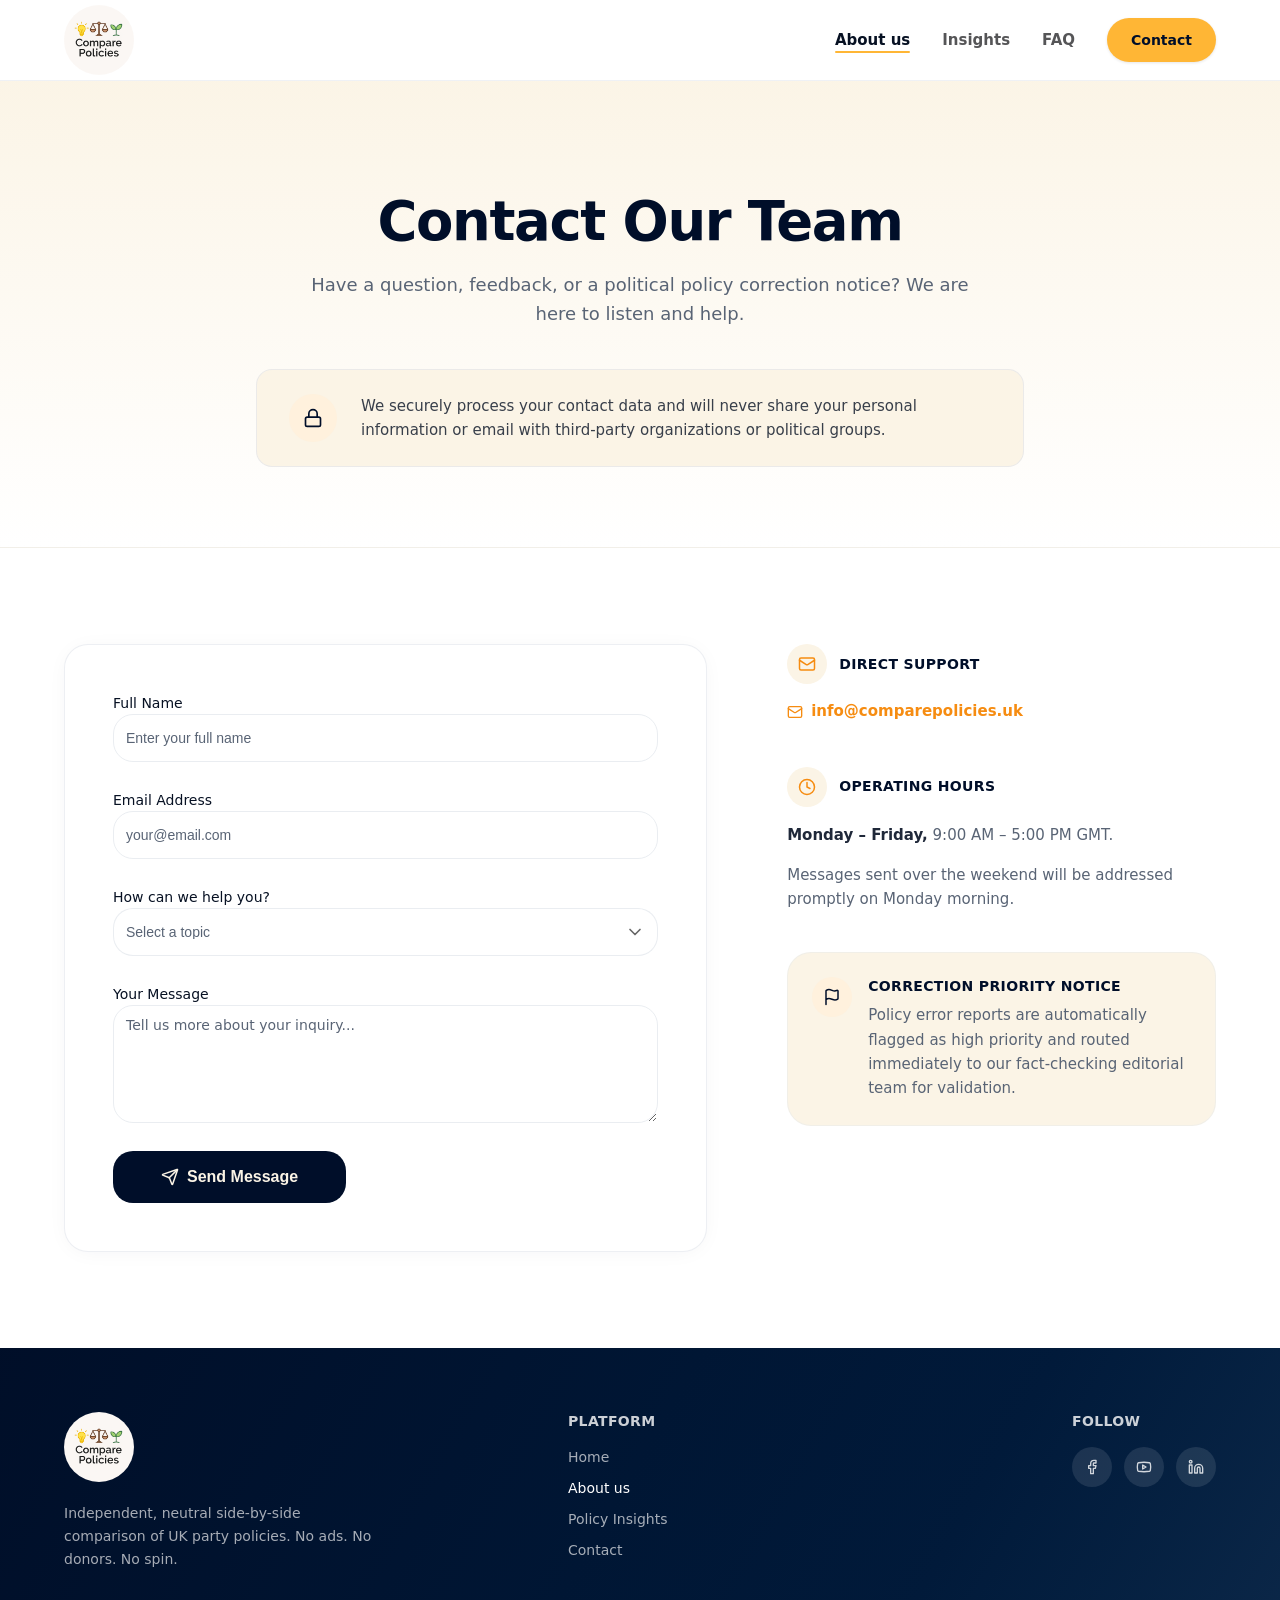
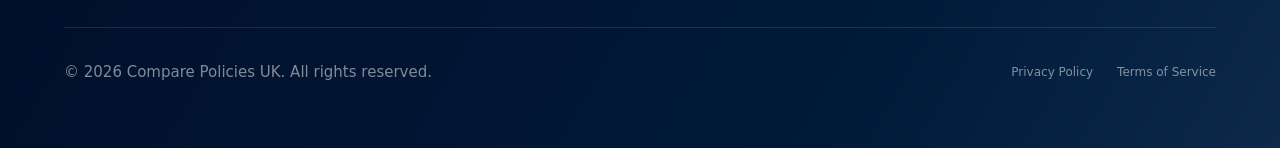
<file: contact.html>
<!DOCTYPE html>
<html lang="en">

<head>
    <!-- Basic Page Needs
		================================================== -->
    <meta charset="utf-8">
    <!--[if IE]><meta http-equiv="x-ua-compatible" content="IE=9" /><![endif]-->
    <meta http-equiv="X-UA-Compatible" content="IE=edge">
    <meta name="viewport" content="width=device-width, initial-scale=1">
    <title>About Us</title>
    <meta name="description" content="SFI">


    <link rel="stylesheet" type="text/css" href="assets/css/reset.css" />
    <link rel="stylesheet" type="text/css" href="assets/css/main.css" />
    <link rel="stylesheet" type="text/css" href="assets/css/responsive.css" />

</head>

<body>
    <header id="site-header" class="header">
        <div class="header-inner">
            <a href="/" class="logo">
                <img src="./assets/images/Logo_compare_policies.png" alt="Compare Policies">
            </a>

            <div class="header-right">
                <nav>
                    <ul>
                        <li><a href="/about" class="current-menu-item" aria-current="page">About us</a></li>
                        <li><a href="/insights">Insights</a></li>
                        <li><a href="#faq">FAQ</a></li>
                    </ul>
                </nav>
                <div class="header-actions">
                    <a href="/contact" class="btn-header ">Contact</a>
                </div>
            </div>
            <div class="hambuger-mobile">
                <span class="lines line-1"></span>
                <span class="lines line-2"></span>
                <span class="lines line-3"></span>
            </div>
        </div>
    </header>
    <main id="site-content" class="site-content">
        <section class="contact-hero">
            <div class="container">
                <div class=" contact-hero__inner">
                    <h1 class="contact-hero__title">Contact Our Team</h1>
                    <p class="contact-hero__text">Have a question, feedback, or a political policy correction notice? We
                        are
                        here to
                        listen and help.</p>

                    <div class="contact-hero__notice">
                        <span class="contact-hero__notice-icon">
                            <svg xmlns="http://www.w3.org/2000/svg" width="20" height="20" viewBox="0 0 24 24"
                                fill="none" stroke="currentColor" stroke-width="2" stroke-linecap="round"
                                stroke-linejoin="round" aria-hidden="true">
                                <rect width="18" height="11" x="3" y="11" rx="2" ry="2"></rect>
                                <path d="M7 11V7a5 5 0 0 1 10 0v4"></path>
                            </svg>
                        </span>
                        <p class="contact-hero__notice-text">We securely process your contact data and will never share
                            your
                            personal information or email with third-party organizations or political groups.</p>
                    </div>
                </div>
            </div>

        </section>
        <section class="contact-main">
            <div class="container">
                <div class=" contact-main__grid">

                    <div class="contact-form-panel">
                        <form class="contact-form" id="contactForm">

                            <div class="contact-form__group">
                                <label for="contact-name" class="contact-form__label">Full Name</label>
                                <input type="text" id="contact-name" name="name" class="contact-form__input"
                                    placeholder="Enter your full name" required>
                            </div>

                            <div class="contact-form__group">
                                <label for="contact-email" class="contact-form__label">Email Address</label>
                                <input type="email" id="contact-email" name="email" class="contact-form__input"
                                    placeholder="your@email.com" required>
                            </div>

                            <div class="contact-form__group">
                                <label for="contact-topic" class="contact-form__label">How can we help you?</label>
                                <select id="contact-topic" name="topic" class="contact-form__select" required>
                                    <option value="">Select a topic</option>
                                    <option value="general">General Inquiry</option>
                                    <option value="advertise">Advertise with us</option>
                                    <option value="report">Report a Policy Error / Update</option>
                                </select>
                            </div>

                            <div class="contact-form__group contact-form__group--conditional" id="sourceGroup"
                                style="display: none;">
                                <label for="contact-source" class="contact-form__label">
                                    Official Source Link <span class="contact-form__required">*</span>
                                </label>
                                <input type="url" id="contact-source" name="source" class="contact-form__input"
                                    placeholder="e.g., gov.uk, party manifesto">
                                <p class="contact-form__hint">Please provide the official source URL to help our team
                                    verify and expedite
                                    the update.</p>
                            </div>

                            <div class="contact-form__group">
                                <label for="contact-message" class="contact-form__label">Your Message</label>
                                <textarea id="contact-message" name="message" class="contact-form__textarea"
                                    placeholder="Tell us more about your inquiry..." rows="5" required></textarea>
                            </div>

                            <button type="submit" class="contact-form__submit">
                                <svg xmlns="http://www.w3.org/2000/svg" width="18" height="18" viewBox="0 0 24 24"
                                    fill="none" stroke="currentColor" stroke-width="2" stroke-linecap="round"
                                    stroke-linejoin="round" aria-hidden="true">
                                    <path
                                        d="M14.536 21.686a.5.5 0 0 0 .937-.024l6.5-19a.496.496 0 0 0-.635-.635l-19 6.5a.5.5 0 0 0-.024.937l7.93 3.18a2 2 0 0 1 1.112 1.11z">
                                    </path>
                                    <path d="m21.854 2.147-10.94 10.939"></path>
                                </svg>
                                Send Message
                            </button>

                        </form>
                    </div>
                    <div class="contact-info">

                        <div class="contact-info__block">
                            <div class="contact-info__head">
                                <span class="contact-info__icon-wrap">
                                    <svg xmlns="http://www.w3.org/2000/svg" width="18" height="18" viewBox="0 0 24 24"
                                        fill="none" stroke="currentColor" stroke-width="2" stroke-linecap="round"
                                        stroke-linejoin="round" aria-hidden="true">
                                        <path d="m22 7-8.991 5.727a2 2 0 0 1-2.009 0L2 7"></path>
                                        <rect x="2" y="4" width="20" height="16" rx="2"></rect>
                                    </svg>
                                </span>
                                <h3 class="contact-info__heading">Direct Support</h3>
                            </div>
                            <a href="mailto:info@comparepolicies.uk" class="contact-info__email">
                                <svg xmlns="http://www.w3.org/2000/svg" width="16" height="16" viewBox="0 0 24 24"
                                    fill="none" stroke="currentColor" stroke-width="2" stroke-linecap="round"
                                    stroke-linejoin="round" aria-hidden="true">
                                    <path d="m22 7-8.991 5.727a2 2 0 0 1-2.009 0L2 7"></path>
                                    <rect x="2" y="4" width="20" height="16" rx="2"></rect>
                                </svg>
                                info@comparepolicies.uk
                            </a>
                        </div>

                        <div class="contact-info__block">
                            <div class="contact-info__head">
                                <span class="contact-info__icon-wrap">
                                    <svg xmlns="http://www.w3.org/2000/svg" width="18" height="18" viewBox="0 0 24 24"
                                        fill="none" stroke="currentColor" stroke-width="2" stroke-linecap="round"
                                        stroke-linejoin="round" aria-hidden="true">
                                        <circle cx="12" cy="12" r="10"></circle>
                                        <path d="M12 6v6l4 2"></path>
                                    </svg>
                                </span>
                                <h3 class="contact-info__heading">Operating Hours</h3>
                            </div>
                            <p class="contact-info__text"><strong>Monday – Friday,</strong> 9:00 AM – 5:00 PM GMT.</p>
                            <p class="contact-info__text contact-info__text--spaced">Messages sent over the weekend will
                                be
                                addressed promptly on Monday morning.</p>
                        </div>

                        <div class="contact-notice-card">
                            <span class="contact-notice-card__icon-wrap">
                                <svg xmlns="http://www.w3.org/2000/svg" width="18" height="18" viewBox="0 0 24 24"
                                    fill="none" stroke="currentColor" stroke-width="2" stroke-linecap="round"
                                    stroke-linejoin="round" aria-hidden="true">
                                    <path
                                        d="M4 22V4a1 1 0 0 1 .4-.8A6 6 0 0 1 8 2c3 0 5 2 7.333 2q2 0 3.067-.8A1 1 0 0 1 20 4v10a1 1 0 0 1-.4.8A6 6 0 0 1 16 16c-3 0-5-2-8-2a6 6 0 0 0-4 1.528">
                                    </path>
                                </svg>
                            </span>
                            <div class="contact-notice-card__body">
                                <h3 class="contact-notice-card__heading">Correction Priority Notice</h3>
                                <p class="contact-notice-card__text">Policy error reports are automatically flagged as
                                    high
                                    priority
                                    and routed immediately to our fact-checking editorial team for validation.</p>
                            </div>
                        </div>

                    </div>

                </div>
            </div>

        </section>
    </main>

    <footer class="site-footer" id="site-footer" role="contentinfo">
        <div class="container">
            <div class="site-footer__top">

                <div class="site-footer__brand">
                    <a href="/" class="site-footer__logo">
                        <img src="./assets/images/Logo_compare_policies.png" alt="">
                    </a>
                    <p class="site-footer__tagline">Independent, neutral side-by-side comparison of UK party policies.
                        No ads. No donors. No spin.</p>
                </div>

                <div class="site-footer__col">
                    <h4 class="site-footer__heading">Platform</h4>
                    <ul class="site-footer__links">
                        <li><a href="/">Home</a></li>
                        <li><a href="/about" class="current-menu-item" aria-current="page">About us</a></li>
                        <li><a href="/insights">Policy Insights</a></li>
                        <li><a href="/contact">Contact</a></li>
                    </ul>
                </div>

                <div class="site-footer__col">
                    <h4 class="site-footer__heading">Follow</h4>
                    <div class="site-footer__social">
                        <a href="#" aria-label="Facebook" class="site-footer__social-link">
                            <svg xmlns="http://www.w3.org/2000/svg" width="16" height="16" viewBox="0 0 24 24"
                                fill="none" stroke="currentColor" stroke-width="2" stroke-linecap="round"
                                stroke-linejoin="round" aria-hidden="true">
                                <path d="M18 2h-3a5 5 0 0 0-5 5v3H7v4h3v8h4v-8h3l1-4h-4V7a1 1 0 0 1 1-1h3z"></path>
                            </svg>
                        </a>
                        <a href="#" aria-label="YouTube" class="site-footer__social-link">
                            <svg xmlns="http://www.w3.org/2000/svg" width="16" height="16" viewBox="0 0 24 24"
                                fill="none" stroke="currentColor" stroke-width="2" stroke-linecap="round"
                                stroke-linejoin="round" aria-hidden="true">
                                <path
                                    d="M2.5 17a24.12 24.12 0 0 1 0-10 2 2 0 0 1 1.4-1.4 49.56 49.56 0 0 1 16.2 0A2 2 0 0 1 21.5 7a24.12 24.12 0 0 1 0 10 2 2 0 0 1-1.4 1.4 49.55 49.55 0 0 1-16.2 0A2 2 0 0 1 2.5 17">
                                </path>
                                <path d="m10 15 5-3-5-3z"></path>
                            </svg>
                        </a>
                        <a href="#" aria-label="LinkedIn" class="site-footer__social-link">
                            <svg xmlns="http://www.w3.org/2000/svg" width="16" height="16" viewBox="0 0 24 24"
                                fill="none" stroke="currentColor" stroke-width="2" stroke-linecap="round"
                                stroke-linejoin="round" aria-hidden="true">
                                <path
                                    d="M16 8a6 6 0 0 1 6 6v7h-4v-7a2 2 0 0 0-2-2 2 2 0 0 0-2 2v7h-4v-7a6 6 0 0 1 6-6z">
                                </path>
                                <rect width="4" height="12" x="2" y="9"></rect>
                                <circle cx="4" cy="4" r="2"></circle>
                            </svg>
                        </a>
                    </div>
                </div>

            </div>

            <div class="site-footer__bottom">
                <p>© 2026 Compare Policies UK. All rights reserved.</p>
                <div class="site-footer__legal">
                    <a href="#">Privacy Policy</a>
                    <a href="#">Terms of Service</a>
                </div>
            </div>
        </div>
    </footer>
    <script type="text/javascript" src="assets/js/jquery-3.5.0.min.js"></script>
    <script type="text/javascript" src="assets/js/main.js"></script>
    <script type="text/javascript">
    </script>
</body>

</html>
</file>
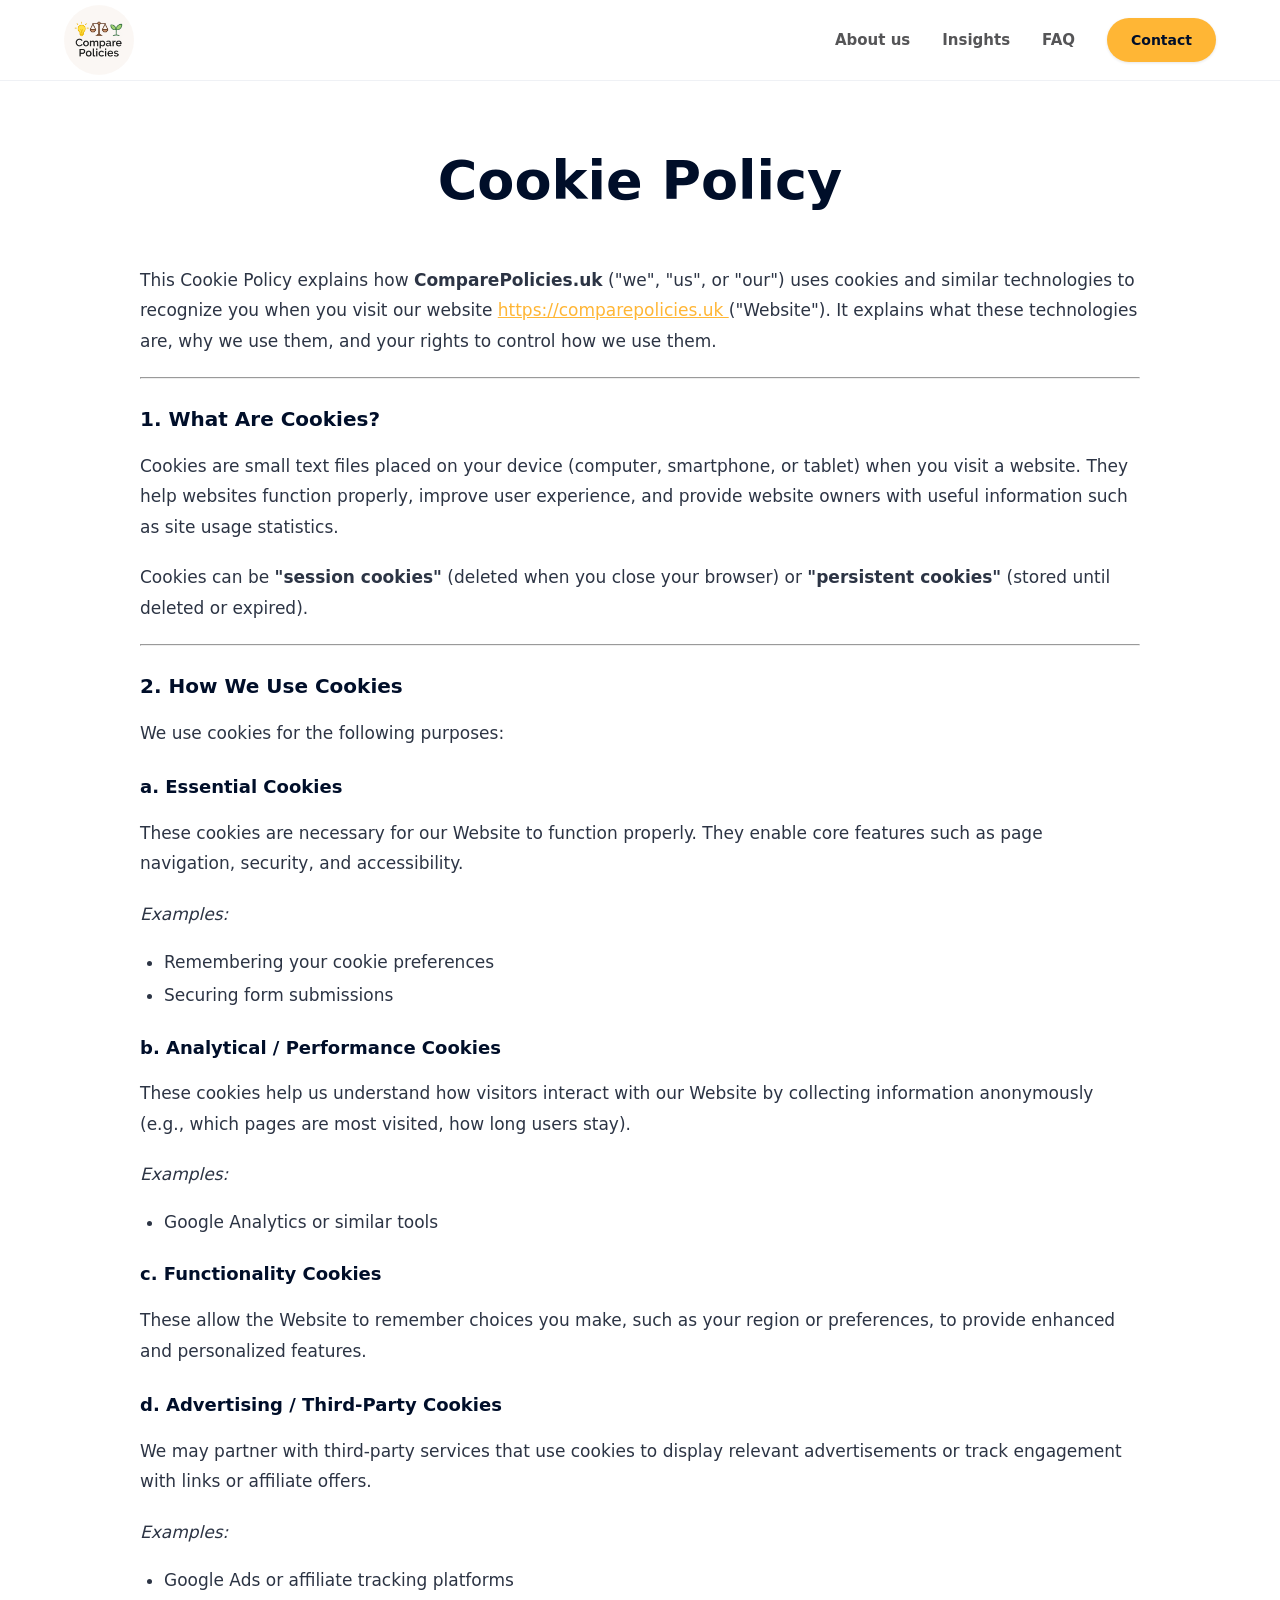
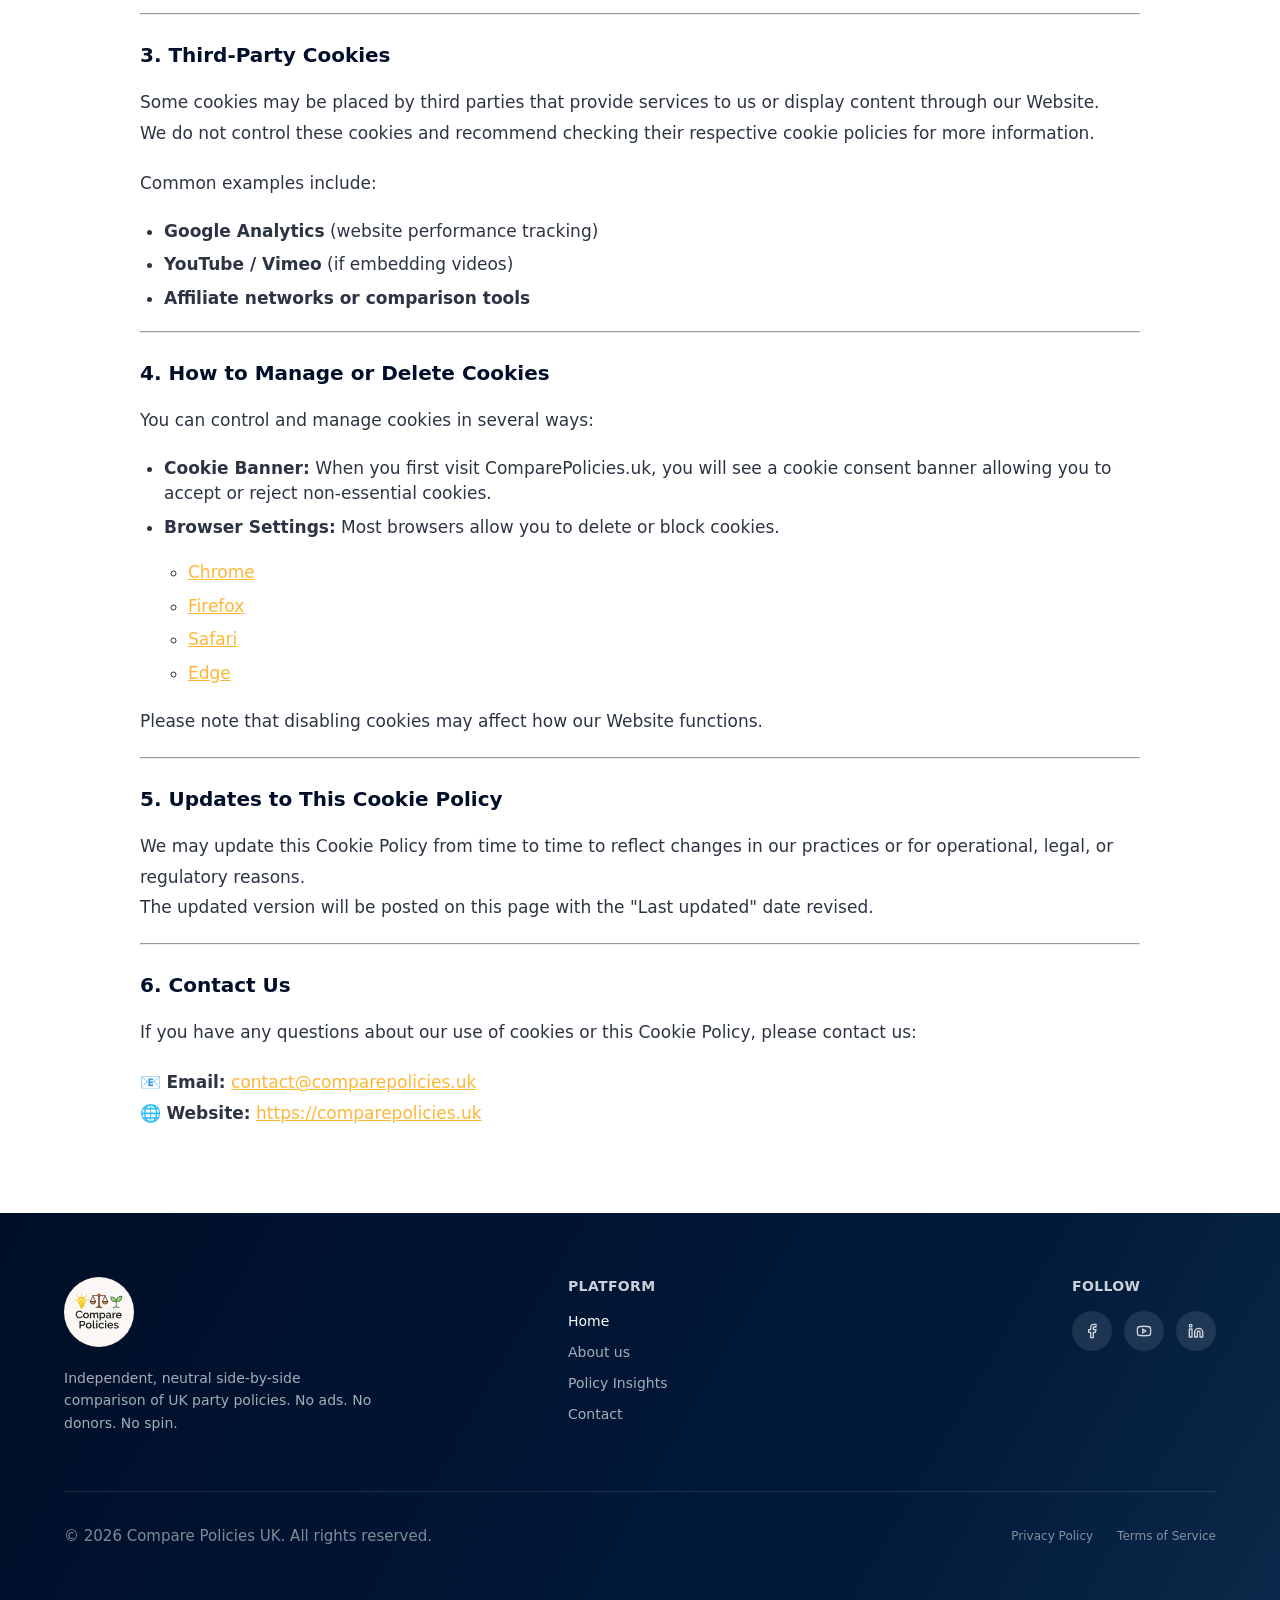
<file: cookies-policy.html>
<!DOCTYPE html>
<html lang="en">

<head>
    <!-- Basic Page Needs
		================================================== -->
    <meta charset="utf-8">
    <!--[if IE]><meta http-equiv="x-ua-compatible" content="IE=9" /><![endif]-->
    <meta http-equiv="X-UA-Compatible" content="IE=edge">
    <meta name="viewport" content="width=device-width, initial-scale=1">
    <title>Comparepolicies </title>
    <meta name="description" content="SFI">
    <link rel="stylesheet" type="text/css" href="assets/css/reset.css" />
    <link rel="stylesheet" type="text/css" href="assets/css/main.css" />
    <link rel="stylesheet" type="text/css" href="assets/css/responsive.css" />

</head>

<body>
    <header id="site-header" class="header">
        <div class="header-inner">
            <a href="/" class="logo">
                <img src="./assets/images/Logo_compare_policies.png" alt="">
            </a>

            <div class="header-right">
                <nav>
                    <ul>
                        <li><a href="/about">About us</a></li>
                        <li><a href="/insights">Insights</a></li>
                        <li><a href="#faq">FAQ</a></li>
                    </ul>
                </nav>
                <div class="header-actions">
                    <a href="/contact" class="btn-header ">Contact</a>
                </div>
            </div>
            <div class="hambuger-mobile">
                <span class="lines line-1"></span>
                <span class="lines line-2"></span>
                <span class="lines line-3"></span>
            </div>
        </div>
    </header>
    <main id="site-content" class="site-content">
        <section class="policy-page">
            <div class="container">

                <div class="policy-page__header">
                    <h1 class="policy-page__title">Cookie Policy</h1>
                </div>

                <div class="policy-page__content post-content">
                    <p>
                        This Cookie Policy explains how <strong>ComparePolicies.uk</strong> ("we", "us", or "our")
                        uses cookies and similar technologies to recognize you when you visit our website
                        <a href="https://comparepolicies.uk" target="_blank" rel="noopener">
                            https://comparepolicies.uk
                        </a>
                        ("Website"). It explains what these technologies are, why we use them, and your rights to
                        control how we use them.
                    </p>

                    <hr>

                    <h3>1. What Are Cookies?</h3>

                    <p>
                        Cookies are small text files placed on your device (computer, smartphone, or tablet)
                        when you visit a website. They help websites function properly, improve user experience,
                        and provide website owners with useful information such as site usage statistics.
                    </p>

                    <p>
                        Cookies can be <strong>"session cookies"</strong> (deleted when you close your browser)
                        or <strong>"persistent cookies"</strong> (stored until deleted or expired).
                    </p>

                    <hr>

                    <h3>2. How We Use Cookies</h3>

                    <p>We use cookies for the following purposes:</p>

                    <h4>a. Essential Cookies</h4>

                    <p>
                        These cookies are necessary for our Website to function properly. They enable core
                        features such as page navigation, security, and accessibility.
                    </p>

                    <p><em>Examples:</em></p>

                    <ul>
                        <li>Remembering your cookie preferences</li>
                        <li>Securing form submissions</li>
                    </ul>

                    <h4>b. Analytical / Performance Cookies</h4>

                    <p>
                        These cookies help us understand how visitors interact with our Website by collecting
                        information anonymously (e.g., which pages are most visited, how long users stay).
                    </p>

                    <p><em>Examples:</em></p>

                    <ul>
                        <li>Google Analytics or similar tools</li>
                    </ul>

                    <h4>c. Functionality Cookies</h4>

                    <p>
                        These allow the Website to remember choices you make, such as your region or preferences,
                        to provide enhanced and personalized features.
                    </p>

                    <h4>d. Advertising / Third-Party Cookies</h4>

                    <p>
                        We may partner with third-party services that use cookies to display relevant
                        advertisements or track engagement with links or affiliate offers.
                    </p>

                    <p><em>Examples:</em></p>

                    <ul>
                        <li>Google Ads or affiliate tracking platforms</li>
                    </ul>

                    <hr>

                    <h3>3. Third-Party Cookies</h3>

                    <p>
                        Some cookies may be placed by third parties that provide services to us or display
                        content through our Website.
                        <br>
                        We do not control these cookies and recommend checking their respective cookie policies
                        for more information.
                    </p>

                    <p>Common examples include:</p>

                    <ul>
                        <li><strong>Google Analytics</strong> (website performance tracking)</li>
                        <li><strong>YouTube / Vimeo</strong> (if embedding videos)</li>
                        <li><strong>Affiliate networks or comparison tools</strong></li>
                    </ul>

                    <hr>

                    <h3>4. How to Manage or Delete Cookies</h3>

                    <p>You can control and manage cookies in several ways:</p>

                    <ul>
                        <li>
                            <strong>Cookie Banner:</strong>
                            When you first visit ComparePolicies.uk, you will see a cookie consent banner
                            allowing you to accept or reject non-essential cookies.
                        </li>

                        <li>
                            <strong>Browser Settings:</strong>
                            Most browsers allow you to delete or block cookies.

                            <ul>
                                <li><a href="#">Chrome</a></li>
                                <li><a href="#">Firefox</a></li>
                                <li>
                                    <a href="https://support.apple.com/en-gb/guide/safari/sfri11471/mac" target="_blank"
                                        rel="noopener">
                                        Safari
                                    </a>
                                </li>
                                <li><a href="#">Edge</a></li>
                            </ul>
                        </li>
                    </ul>

                    <p>
                        Please note that disabling cookies may affect how our Website functions.
                    </p>

                    <hr>

                    <h3>5. Updates to This Cookie Policy</h3>

                    <p>
                        We may update this Cookie Policy from time to time to reflect changes in our practices
                        or for operational, legal, or regulatory reasons.
                        <br>
                        The updated version will be posted on this page with the "Last updated" date revised.
                    </p>

                    <hr>

                    <h3>6. Contact Us</h3>

                    <p>
                        If you have any questions about our use of cookies or this Cookie Policy,
                        please contact us:
                    </p>

                    <p>
                        📧 <strong>Email:</strong>
                        <a href="mailto:contact@comparepolicies.uk">
                            contact@comparepolicies.uk
                        </a>
                        <br>
                        🌐 <strong>Website:</strong>
                        <a href="https://comparepolicies.uk" target="_blank" rel="noopener">
                            https://comparepolicies.uk
                        </a>
                    </p>

                </div>

            </div>
        </section>

    </main>
    <footer class="site-footer" id="site-footer" role="contentinfo">
        <div class="container">
            <div class="site-footer__top">

                <div class="site-footer__brand">
                    <a href="/" class="site-footer__logo">
                        <img src="./assets/images/Logo_compare_policies.png" alt="">
                    </a>
                    <p class="site-footer__tagline">Independent, neutral side-by-side comparison of UK party policies.
                        No ads. No donors. No spin.</p>
                </div>

                <div class="site-footer__col">
                    <h4 class="site-footer__heading">Platform</h4>
                    <ul class="site-footer__links">
                        <li><a href="/" class="current-menu-item" aria-current="page">Home</a></li>
                        <li><a href="/about">About us</a></li>
                        <li><a href="/insights">Policy Insights</a></li>
                        <li><a href="/contact">Contact</a></li>
                    </ul>
                </div>

                <div class="site-footer__col">
                    <h4 class="site-footer__heading">Follow</h4>
                    <div class="site-footer__social">
                        <a href="#" aria-label="Facebook" class="site-footer__social-link">
                            <svg xmlns="http://www.w3.org/2000/svg" width="16" height="16" viewBox="0 0 24 24"
                                fill="none" stroke="currentColor" stroke-width="2" stroke-linecap="round"
                                stroke-linejoin="round" aria-hidden="true">
                                <path d="M18 2h-3a5 5 0 0 0-5 5v3H7v4h3v8h4v-8h3l1-4h-4V7a1 1 0 0 1 1-1h3z"></path>
                            </svg>
                        </a>
                        <a href="#" aria-label="YouTube" class="site-footer__social-link">
                            <svg xmlns="http://www.w3.org/2000/svg" width="16" height="16" viewBox="0 0 24 24"
                                fill="none" stroke="currentColor" stroke-width="2" stroke-linecap="round"
                                stroke-linejoin="round" aria-hidden="true">
                                <path
                                    d="M2.5 17a24.12 24.12 0 0 1 0-10 2 2 0 0 1 1.4-1.4 49.56 49.56 0 0 1 16.2 0A2 2 0 0 1 21.5 7a24.12 24.12 0 0 1 0 10 2 2 0 0 1-1.4 1.4 49.55 49.55 0 0 1-16.2 0A2 2 0 0 1 2.5 17">
                                </path>
                                <path d="m10 15 5-3-5-3z"></path>
                            </svg>
                        </a>
                        <a href="#" aria-label="LinkedIn" class="site-footer__social-link">
                            <svg xmlns="http://www.w3.org/2000/svg" width="16" height="16" viewBox="0 0 24 24"
                                fill="none" stroke="currentColor" stroke-width="2" stroke-linecap="round"
                                stroke-linejoin="round" aria-hidden="true">
                                <path
                                    d="M16 8a6 6 0 0 1 6 6v7h-4v-7a2 2 0 0 0-2-2 2 2 0 0 0-2 2v7h-4v-7a6 6 0 0 1 6-6z">
                                </path>
                                <rect width="4" height="12" x="2" y="9"></rect>
                                <circle cx="4" cy="4" r="2"></circle>
                            </svg>
                        </a>
                    </div>
                </div>

            </div>

            <div class="site-footer__bottom">
                <p>© 2026 Compare Policies UK. All rights reserved.</p>
                <div class="site-footer__legal">
                    <a href="#">Privacy Policy</a>
                    <a href="#">Terms of Service</a>
                </div>
            </div>
        </div>
    </footer>
    <script type="text/javascript" src="assets/js/jquery-3.5.0.min.js"></script>
    <script type="text/javascript" src="assets/js/main.js"></script>
    <script type="text/javascript">
    </script>
</body>

</html>
</file>
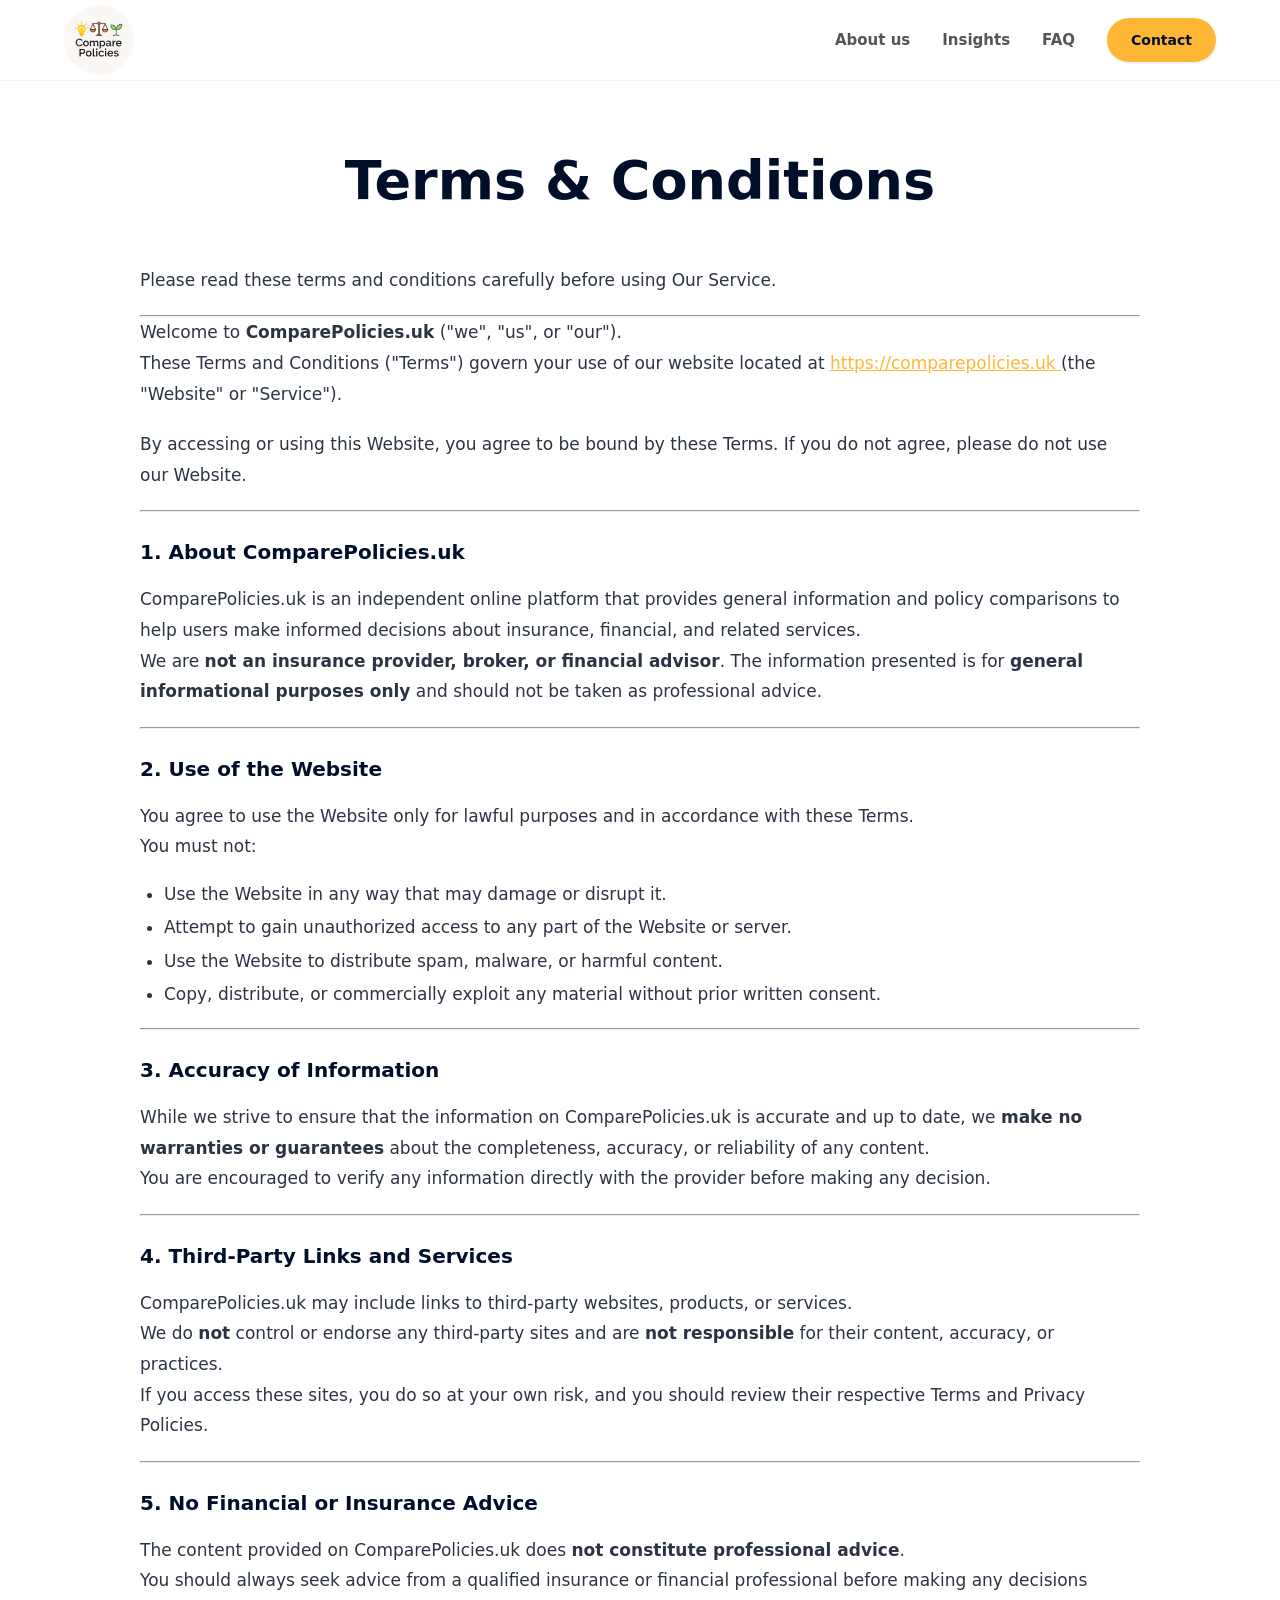
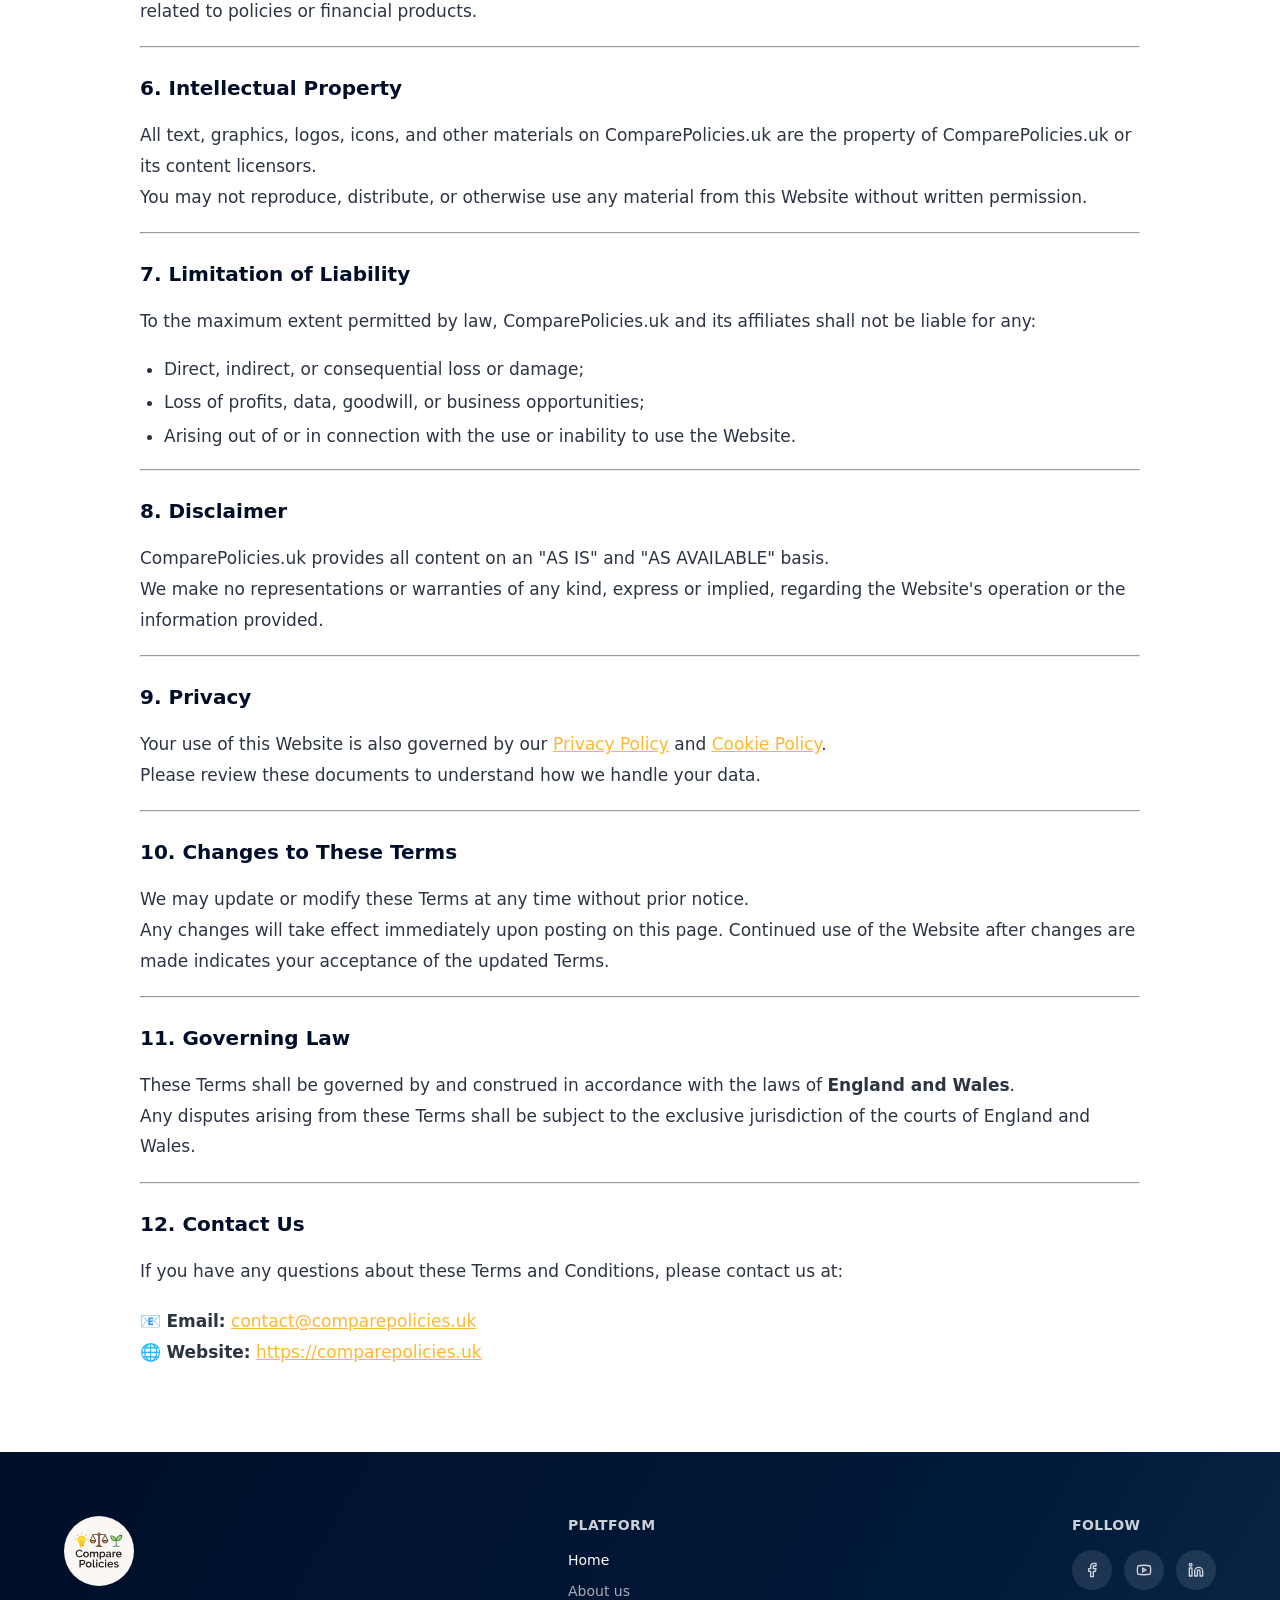
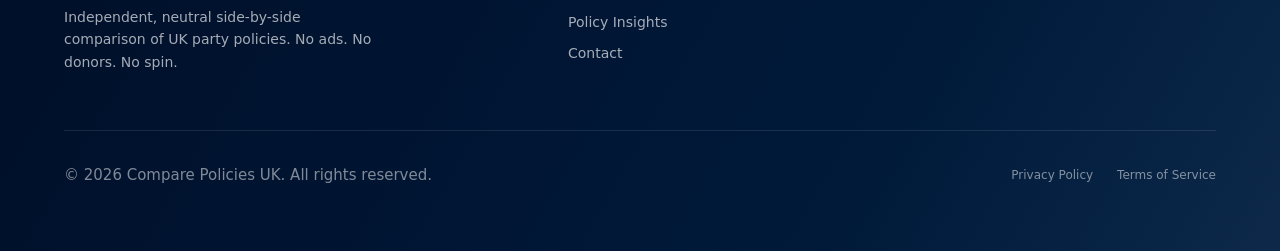
<file: terms-conditions.html>
<!DOCTYPE html>
<html lang="en">

<head>
    <!-- Basic Page Needs
		================================================== -->
    <meta charset="utf-8">
    <!--[if IE]><meta http-equiv="x-ua-compatible" content="IE=9" /><![endif]-->
    <meta http-equiv="X-UA-Compatible" content="IE=edge">
    <meta name="viewport" content="width=device-width, initial-scale=1">
    <title>Comparepolicies </title>
    <meta name="description" content="SFI">
    <link rel="stylesheet" type="text/css" href="assets/css/reset.css" />
    <link rel="stylesheet" type="text/css" href="assets/css/main.css" />
    <link rel="stylesheet" type="text/css" href="assets/css/responsive.css" />

</head>

<body>
    <header id="site-header" class="header">
        <div class="header-inner">
            <a href="/" class="logo">
                <img src="./assets/images/Logo_compare_policies.png" alt="">
            </a>

            <div class="header-right">
                <nav>
                    <ul>
                        <li><a href="/about">About us</a></li>
                        <li><a href="/insights">Insights</a></li>
                        <li><a href="#faq">FAQ</a></li>
                    </ul>
                </nav>
                <div class="header-actions">
                    <a href="/contact" class="btn-header ">Contact</a>
                </div>
            </div>
            <div class="hambuger-mobile">
                <span class="lines line-1"></span>
                <span class="lines line-2"></span>
                <span class="lines line-3"></span>
            </div>
        </div>
    </header>
    <main id="site-content" class="site-content">

        <section class="policy-page">
            <div class="container">

                <div class="policy-page__header">
                    <h1 class="policy-page__title">Terms & Conditions</h1>
                    
                </div>

                <div class="policy-page__content post-content">

                    <p>Please read these terms and conditions carefully before using Our Service.</p>

                    <hr>

                    <p>
                        Welcome to <strong>ComparePolicies.uk</strong> ("we", "us", or "our").
                        <br>
                        These Terms and Conditions ("Terms") govern your use of our website located at
                        <a href="https://comparepolicies.uk" target="_blank" rel="noopener">
                            https://comparepolicies.uk
                        </a>
                        (the "Website" or "Service").
                    </p>

                    <p>
                        By accessing or using this Website, you agree to be bound by these Terms.
                        If you do not agree, please do not use our Website.
                    </p>

                    <hr>

                    <h3>1. About ComparePolicies.uk</h3>

                    <p>
                        ComparePolicies.uk is an independent online platform that provides general information
                        and policy comparisons to help users make informed decisions about insurance,
                        financial, and related services.
                        <br>
                        We are <strong>not an insurance provider, broker, or financial advisor</strong>.
                        The information presented is for
                        <strong>general informational purposes only</strong>
                        and should not be taken as professional advice.
                    </p>

                    <hr>

                    <h3>2. Use of the Website</h3>

                    <p>
                        You agree to use the Website only for lawful purposes and in accordance with these Terms.
                        <br>
                        You must not:
                    </p>

                    <ul>
                        <li>Use the Website in any way that may damage or disrupt it.</li>
                        <li>Attempt to gain unauthorized access to any part of the Website or server.</li>
                        <li>Use the Website to distribute spam, malware, or harmful content.</li>
                        <li>Copy, distribute, or commercially exploit any material without prior written consent.</li>
                    </ul>

                    <hr>

                    <h3>3. Accuracy of Information</h3>

                    <p>
                        While we strive to ensure that the information on ComparePolicies.uk is accurate
                        and up to date, we
                        <strong>make no warranties or guarantees</strong>
                        about the completeness, accuracy, or reliability of any content.
                        <br>
                        You are encouraged to verify any information directly with the provider before making any
                        decision.
                    </p>

                    <hr>

                    <h3>4. Third-Party Links and Services</h3>

                    <p>
                        ComparePolicies.uk may include links to third-party websites, products, or services.
                        <br>
                        We do <strong>not</strong> control or endorse any third-party sites and are
                        <strong>not responsible</strong>
                        for their content, accuracy, or practices.
                        <br>
                        If you access these sites, you do so at your own risk, and you should review their respective
                        Terms and Privacy Policies.
                    </p>

                    <hr>

                    <h3>5. No Financial or Insurance Advice</h3>

                    <p>
                        The content provided on ComparePolicies.uk does
                        <strong>not constitute professional advice</strong>.
                        <br>
                        You should always seek advice from a qualified insurance or financial professional before making
                        any decisions related to policies or financial products.
                    </p>

                    <hr>

                    <h3>6. Intellectual Property</h3>

                    <p>
                        All text, graphics, logos, icons, and other materials on ComparePolicies.uk are the property of
                        ComparePolicies.uk or its content licensors.
                        <br>
                        You may not reproduce, distribute, or otherwise use any material from this Website without
                        written permission.
                    </p>

                    <hr>

                    <h3>7. Limitation of Liability</h3>

                    <p>
                        To the maximum extent permitted by law, ComparePolicies.uk and its affiliates shall not be
                        liable for any:
                    </p>

                    <ul>
                        <li>Direct, indirect, or consequential loss or damage;</li>
                        <li>Loss of profits, data, goodwill, or business opportunities;</li>
                        <li>Arising out of or in connection with the use or inability to use the Website.</li>
                    </ul>

                    <hr>

                    <h3>8. Disclaimer</h3>

                    <p>
                        ComparePolicies.uk provides all content on an "AS IS" and "AS AVAILABLE" basis.
                        <br>
                        We make no representations or warranties of any kind, express or implied,
                        regarding the Website's operation or the information provided.
                    </p>

                    <hr>

                    <h3>9. Privacy</h3>

                    <p>
                        Your use of this Website is also governed by our
                        <a href="/privacy-policy/">Privacy Policy</a>
                        and
                        <a href="/cookie-policy/">Cookie Policy</a>.
                        <br>
                        Please review these documents to understand how we handle your data.
                    </p>

                    <hr>

                    <h3>10. Changes to These Terms</h3>

                    <p>
                        We may update or modify these Terms at any time without prior notice.
                        <br>
                        Any changes will take effect immediately upon posting on this page.
                        Continued use of the Website after changes are made indicates your acceptance of the updated
                        Terms.
                    </p>

                    <hr>

                    <h3>11. Governing Law</h3>

                    <p>
                        These Terms shall be governed by and construed in accordance with the laws of
                        <strong>England and Wales</strong>.
                        <br>
                        Any disputes arising from these Terms shall be subject to the exclusive jurisdiction of the
                        courts of England and Wales.
                    </p>

                    <hr>

                    <h3>12. Contact Us</h3>

                    <p>
                        If you have any questions about these Terms and Conditions, please contact us at:
                    </p>

                    <p>
                        📧 <strong>Email:</strong>
                        <a href="mailto:contact@comparepolicies.uk">contact@comparepolicies.uk</a>
                        <br>
                        🌐 <strong>Website:</strong>
                        <a href="https://comparepolicies.uk" target="_blank" rel="noopener">
                            https://comparepolicies.uk
                        </a>
                    </p>

                </div>

            </div>
        </section>


    </main>
    </section>

    <footer class="site-footer" id="site-footer" role="contentinfo">
        <div class="container">
            <div class="site-footer__top">

                <div class="site-footer__brand">
                    <a href="/" class="site-footer__logo">
                        <img src="./assets/images/Logo_compare_policies.png" alt="">
                    </a>
                    <p class="site-footer__tagline">Independent, neutral side-by-side comparison of UK party policies.
                        No ads. No donors. No spin.</p>
                </div>

                <div class="site-footer__col">
                    <h4 class="site-footer__heading">Platform</h4>
                    <ul class="site-footer__links">
                        <li><a href="/" class="current-menu-item" aria-current="page">Home</a></li>
                        <li><a href="/about">About us</a></li>
                        <li><a href="/insights">Policy Insights</a></li>
                        <li><a href="/contact">Contact</a></li>
                    </ul>
                </div>

                <div class="site-footer__col">
                    <h4 class="site-footer__heading">Follow</h4>
                    <div class="site-footer__social">
                        <a href="#" aria-label="Facebook" class="site-footer__social-link">
                            <svg xmlns="http://www.w3.org/2000/svg" width="16" height="16" viewBox="0 0 24 24"
                                fill="none" stroke="currentColor" stroke-width="2" stroke-linecap="round"
                                stroke-linejoin="round" aria-hidden="true">
                                <path d="M18 2h-3a5 5 0 0 0-5 5v3H7v4h3v8h4v-8h3l1-4h-4V7a1 1 0 0 1 1-1h3z"></path>
                            </svg>
                        </a>
                        <a href="#" aria-label="YouTube" class="site-footer__social-link">
                            <svg xmlns="http://www.w3.org/2000/svg" width="16" height="16" viewBox="0 0 24 24"
                                fill="none" stroke="currentColor" stroke-width="2" stroke-linecap="round"
                                stroke-linejoin="round" aria-hidden="true">
                                <path
                                    d="M2.5 17a24.12 24.12 0 0 1 0-10 2 2 0 0 1 1.4-1.4 49.56 49.56 0 0 1 16.2 0A2 2 0 0 1 21.5 7a24.12 24.12 0 0 1 0 10 2 2 0 0 1-1.4 1.4 49.55 49.55 0 0 1-16.2 0A2 2 0 0 1 2.5 17">
                                </path>
                                <path d="m10 15 5-3-5-3z"></path>
                            </svg>
                        </a>
                        <a href="#" aria-label="LinkedIn" class="site-footer__social-link">
                            <svg xmlns="http://www.w3.org/2000/svg" width="16" height="16" viewBox="0 0 24 24"
                                fill="none" stroke="currentColor" stroke-width="2" stroke-linecap="round"
                                stroke-linejoin="round" aria-hidden="true">
                                <path
                                    d="M16 8a6 6 0 0 1 6 6v7h-4v-7a2 2 0 0 0-2-2 2 2 0 0 0-2 2v7h-4v-7a6 6 0 0 1 6-6z">
                                </path>
                                <rect width="4" height="12" x="2" y="9"></rect>
                                <circle cx="4" cy="4" r="2"></circle>
                            </svg>
                        </a>
                    </div>
                </div>

            </div>

            <div class="site-footer__bottom">
                <p>© 2026 Compare Policies UK. All rights reserved.</p>
                <div class="site-footer__legal">
                    <a href="#">Privacy Policy</a>
                    <a href="#">Terms of Service</a>
                </div>
            </div>
        </div>
    </footer>
    <script type="text/javascript" src="assets/js/jquery-3.5.0.min.js"></script>
    <script type="text/javascript" src="assets/js/main.js"></script>
    <script type="text/javascript">
    </script>
</body>

</html>
</file>
<file: assets/css/main.css>
.header {
  position: sticky;
  top: 0;
  z-index: 40;
  border-bottom: 1px solid rgba(228, 232, 239, 0.6);
  background-color: rgba(255, 255, 255, 0.85);
  backdrop-filter: blur(12px);
  -webkit-backdrop-filter: blur(12px);
}

.header-inner {
  margin: 0 auto;
  display: grid;
  grid-template-columns: minmax(0, 1fr) auto;
  max-width: 1200px;
  align-items: center;
  gap: 1rem;
  padding: 5px 24px;
}

.logo {
  display: flex;
  align-items: center;
  gap: 0.75rem;
  min-width: 0;
  text-decoration: none;
  color: var(--foreground);
  max-width: 70px;
  border-radius: 9999px;
  overflow: hidden;
}

.logo-icon {
  display: grid;
  place-items: center;
  width: 48px;
  height: 48px;
  flex-shrink: 0;
  border-radius: 50%;
  background-color: var(--brand-cream);
}

.logo-icon svg {
  color: var(--brand-gold-deep);
}

.logo-text {
  font-size: 15px;
  font-weight: 800;
  line-height: 1.25;
  letter-spacing: -0.025em;
  white-space: nowrap;
  overflow: hidden;
  text-overflow: ellipsis;
}

.header-right {
  display: flex;
  align-items: center;
  gap: 2rem;
}

.header-right nav ul {
  display: flex;
  align-items: center;
  gap: 2rem;
  font-size: 15px;
  font-weight: 600;
}

.header-right nav ul li {
  list-style: none;
}

.header-right nav ul li a {
  text-decoration: none;
  color: rgba(13, 13, 15, 0.7);
  transition: color 0.15s ease;
}

.header-right nav ul li a.current-menu-item {
  color: var(--foreground);
  position: relative;
}

.header-right nav ul li a.current-menu-item::after {
  content: "";
  position: absolute;
  bottom: -4px;
  left: 0;
  width: 100%;
  height: 2px;
  background-color: var(--brand-gold);
  border-radius: 3.40282e38px;
}

.header-right nav ul li a:hover {
  color: var(--foreground);
}

.btn-header {
  display: inline-flex;
  align-items: center;
  justify-content: center;
  padding: 8px 24px;
  border-radius: 9999px;
  min-height: 44px;
  font-size: 0.875rem;
  font-weight: 700;
  white-space: nowrap;
  cursor: pointer;
  text-decoration: none;
  border: none;
  flex-shrink: 0;
  background-color: var(--brand-gold);
  color: var(--brand-navy-deep);
  box-shadow: 0 1px 3px rgba(0, 0, 0, 0.1);
  transition: opacity 0.15s ease;
}

.btn-header:hover {
  opacity: 0.9;
}

.hambuger-mobile {
  display: none;
}

@media (max-width: 639px) {
  .header-right {
    display: none;
    position: absolute;
    width: 100%;
    height: calc(100vh - 80px);
    top: 100%;
    left: 0;
    background: #fff;
    z-index: 9;
    padding: 4rem 1rem;
  }

  .header-right nav ul {
    flex-direction: column;
  }

  .header-actions {
    text-align: center;
    margin-top: 2rem;
  }

  .header-inner {
    transition: background 0.3s ease;
  }

  .header-inner.active {
    background: #fff;
  }

  .hambuger-mobile {
    position: absolute;
    right: 37px;
    display: block;
    top: 50%;

    z-index: 1;
    transform: translateY(-50%);
  }

  .lines {
    width: 25px;
    height: 3px;
    background: var(--brand-navy-deep);
    display: block;
    position: absolute;
    top: 50%;
    left: 50%;
    margin-left: -12.5px;
    margin-top: -1.5px;
    -webkit-transition: -webkit-transform 200ms;
    transition: -webkit-transform 200ms;
    transition: transform 200ms;
    transition:
      transform 200ms,
      -webkit-transform 200ms;
  }

  .line-1 {
    -webkit-transform: translate3d(0, -8px, 0);
    transform: translate3d(0, -8px, 0);
  }

  .line-2 {
    -webkit-transform: translate3d(0, 0, 0);
    transform: translate3d(0, 0, 0);
  }

  .line-3 {
    -webkit-transform: translate3d(0, 8px, 0);
    transform: translate3d(0, 8px, 0);
  }

  .hambuger-mobile.exit .line-1 {
    -webkit-transform: translate3d(0, 0, 0) rotate(45deg);
    transform: translate3d(0, 0, 0) rotate(45deg);
  }

  .hambuger-mobile.exit .line-2 {
    opacity: 0;
    -webkit-transform: translate3d(0, 0, 0) scale(0.1, 1);
    transform: translate3d(0, 0, 0) scale(0.1, 1);
  }

  .hambuger-mobile.exit .line-3 {
    -webkit-transform: translate3d(0, 0, 0) rotate(-45deg);
    transform: translate3d(0, 0, 0) rotate(-45deg);
  }
}

.hero {
  position: relative;
  overflow: hidden;
  background-color: var(--brand-navy-deep);
}

.hero-bg {
  position: absolute;
  inset: 0;
  z-index: 0;
  background: radial-gradient(
    1100px 500px at 50% -100px,
    color-mix(in oklab, var(--brand-gold) 12%, transparent),
    transparent 60%
  );
}

.hero-inner {
  position: relative;
  z-index: 1;
  margin: 0 auto;
  max-width: 1100px;
  padding: 6rem 1.5rem;
  text-align: center;
}

@media (min-width: 640px) {
  .hero-inner {
    padding: 8rem 1.5rem;
  }
}

.hero-badge {
  display: inline-flex;
  align-items: center;
  gap: 0.5rem;
  margin-bottom: 1.75rem;
  border: 1px solid rgba(255, 255, 255, 0.2);
  background: rgba(255, 255, 255, 0.1);
  border-radius: 9999px;
  padding: 5px 16px;
  font-size: 0.75rem;
  font-weight: 600;
  color: rgba(255, 255, 255, 0.8);
  box-shadow: 0 1px 3px rgba(0, 0, 0, 0.1);
}

.hero-title {
  margin: 0 auto;
  max-width: 56rem;
  font-size: 2.25rem;
  font-weight: 900;
  line-height: 1.05;
  letter-spacing: -0.025em;
  color: #fff;
  text-wrap: balance;
}

.hero-title span {
  color: var(--brand-gold-deep);
}

@media (min-width: 640px) {
  .hero-title {
    font-size: 3.75rem;
  }
}

.hero-desc {
  margin: 1.5rem auto 0;
  max-width: 42rem;
  font-size: 1.125rem;
  line-height: 1.625;
  color: rgba(255, 255, 255, 0.7);
  text-wrap: pretty;
}

.hero-trust {
  display: flex;
  flex-wrap: wrap;
  align-items: center;
  justify-content: center;
  gap: 0.5rem 1.5rem;
  margin-top: 1.75rem;
  font-size: 0.875rem;
  font-weight: 500;
  color: rgba(255, 255, 255, 0.75);
}

.trust-item {
  display: inline-flex;
  align-items: center;
  gap: 0.375rem;
}

.trust-item svg {
  color: var(--brand-gold-deep);
}

.trust-sep {
  display: none;
  width: 1px;
  height: 1rem;
  background: rgba(255, 255, 255, 0.2);
}

@media (min-width: 640px) {
  .trust-sep {
    display: inline-block;
  }
}

/* Buttons */
.hero-actions {
  display: flex;
  flex-wrap: wrap;
  align-items: center;
  justify-content: center;
  gap: 0.75rem;
  margin-top: 2.5rem;
}

.btn {
  display: inline-flex;
  align-items: center;
  justify-content: center;
  gap: 0.5rem;
  padding: 8px 24px;
  border-radius: 9999px;
  min-height: 44px;
  font-size: 1rem;
  font-weight: 700;
  text-decoration: none;
  white-space: nowrap;
  background-color: var(--brand-gold);
  color: var(--brand-navy-deep);
  transition: filter 0.15s ease;
}

.btn-gold {
  box-shadow: 0 18px 40px -14px
    color-mix(in oklab, var(--brand-gold) 85%, transparent);
}

.btn:hover {
  filter: brightness(1.05);
}

.btn-outline {
  font-weight: 600;
  color: #fff;
  border: 2px solid rgba(255, 255, 255, 0.3);
  background: transparent;
  box-shadow: none;
  transition: background 0.15s ease;
}

.btn-outline:hover {
  filter: none;
  background: rgba(255, 255, 255, 0.1);
}

.btn svg {
  transition: transform 0.15s ease;
}

.btn:hover svg {
  transform: translateY(2px);
}

.btn-outline:hover svg {
  transform: translateX(2px);
}

.hero-actions .btn {
  padding: 14px 28px;
}

.compare-section {
  border-top: 1px solid rgba(228, 232, 239, 0.6);
  background-color: var(--background);
  padding: 5rem 0;
}

.btn-navy:hover svg {
  transform: translateX(2px);
}

.compare-inner {
}

.compare-heading {
  margin-bottom: 2.5rem;
  max-width: 42rem;
}

@media (min-width: 640px) {
  .compare-title {
    font-size: 2.25rem;
  }
}

.compare-desc {
  margin-top: 0.75rem;
  color: var(--muted-foreground);
}

/* TAB SCROLL */
.tab-scroll {
  margin: 0 -1.5rem;
  overflow-x: auto;
  padding: 0 1.5rem 0.5rem;
  scrollbar-width: none;
  -ms-overflow-style: none;
}

.tab-scroll::-webkit-scrollbar {
  display: none;
}

.tab-list {
  display: inline-flex;
  gap: 0.25rem;
  padding: 0.25rem;
  border-radius: 9999px;
  background-color: var(--brand-cream);
  white-space: nowrap;
}

.tab-btn {
  display: inline-flex;
  align-items: center;
  justify-content: center;
  padding: 0.5rem 1rem;
  border-radius: 9999px;
  border: none;
  background: transparent;
  font-size: 0.875rem;
  font-weight: 600;
  color: rgba(13, 13, 15, 0.6);
  cursor: pointer;
  transition:
    background 0.15s ease,
    color 0.15s ease,
    box-shadow 0.15s ease;
  line-height: 1.42857;
}

.tab-btn--active {
  background-color: var(--brand-navy);
  color: #fff;
  box-shadow: 0 1px 3px rgba(0, 0, 0, 0.15);
}

.tab-panel {
  margin-top: 2rem;
}

.cards-grid {
  display: grid;
  grid-template-columns: 1fr;
  gap: 1.25rem;
}

@media (min-width: 768px) {
  .cards-grid {
    grid-template-columns: repeat(2, 1fr);
    gap: 1.5rem;
  }
}

@media (min-width: 1024px) {
  .cards-grid {
    grid-template-columns: repeat(3, 1fr);
  }
}

.compare-section .card {
  overflow: hidden;
  border-radius: 24px;
  border: 1px solid var(--border);
  background-color: var(--card);
  box-shadow: 0 1px 3px rgba(0, 0, 0, 0.07);
  transition:
    transform 0.3s ease,
    box-shadow 0.3s ease;
}

.compare-section .card:hover {
  transform: translateY(-4px);
  box-shadow: 0 20px 40px rgba(0, 0, 0, 0.12);
}

.card-header {
  padding: 1.25rem 1.5rem;
  color: #fff;
}

.card-title {
  font-size: 1.125rem;
  font-weight: 900;
  letter-spacing: -0.025em;
}

.card-subtitle {
  font-size: 0.75rem;
  font-weight: 500;
  color: rgba(255, 255, 255, 0.85);
  margin: 0;
}

.card-list {
  list-style: none;
  padding: 1.5rem;
  display: flex;
  flex-direction: column;
  gap: 1rem;
}

.card-item {
  display: flex;
  gap: 0.75rem;
  font-size: 15px;
  line-height: 1.625;
  color: rgba(13, 13, 15, 0.8);
}

.card-icon {
  flex-shrink: 0;
  margin-top: 2px;
  width: 16px;
  height: 16px;
}

.card .card-header {
  background: var(--bg-header, var(--color));
}

.card .card-icon {
  color: var(--color);
}

.insights {
  border-top: 1px solid var(--border);
  background-color: var(--background);
  padding: 5rem 0;
}

.insights__head {
  display: flex;
  flex-direction: column;
  gap: 1rem;
  margin-bottom: 2.5rem;
}

.btn-navy {
  background-color: var(--brand-navy-deep);
  color: #fff;
  box-shadow: none;
  font-size: 0.875rem;
  line-height: 1.42857;
}

.btn-navy:hover {
  filter: brightness(1.15);
}

.insights__grid {
  display: grid;
  grid-template-columns: 1fr;
  gap: 2rem;
}

.insight-card {
  display: flex;
  flex-direction: column;
  height: 100%;
  border-radius: 1rem;
  overflow: hidden;
  border: 1px solid var(--border);
  background: #fff;
  text-decoration: none;
  color: inherit;
  box-shadow: 0 8px 24px -16px rgba(15, 23, 42, 0.18);
  transition:
    transform 0.3s ease,
    box-shadow 0.3s ease;
}

.insight-card:hover {
  transform: translateY(-4px);
  box-shadow: 0 30px 50px -24px rgba(15, 23, 42, 0.28);
}

.insight-card__media {
  position: relative;
  aspect-ratio: 16 / 10;
  width: 100%;
  display: grid;
  place-items: center;
}

.insight-card__media--green {
  background: linear-gradient(135deg, #bbf7d0 0%, #4ade80 100%);
}

.insight-card__media--navy {
  background: linear-gradient(
    135deg,
    color-mix(in oklab, var(--brand-navy) 25%, white) 0%,
    var(--brand-navy) 100%
  );
}

.insight-card__media--blue {
  background: linear-gradient(135deg, #bfdbfe 0%, #60a5fa 100%);
}

.insight-card__icon {
  color: rgba(255, 255, 255, 0.9);
  filter: drop-shadow(0 4px 10px rgba(0, 0, 0, 0.18));
  transition: transform 0.3s ease;
}

.insight-card:hover .insight-card__icon {
  transform: scale(1.1);
}

.insight-card__tag {
  position: absolute;
  left: 1rem;
  top: 1rem;
  border-radius: 9999px;
  padding: 0.25rem 0.75rem;
  font-size: 0.6875rem;
  font-weight: 700;
  text-transform: uppercase;
  letter-spacing: 0.05em;
}

.insight-card__tag--green {
  background-color: color-mix(in oklab, #16a34a 18%, white);
  color: #166534;
}

.insight-card__tag--navy {
  background-color: color-mix(in oklab, var(--brand-navy) 14%, white);
  color: var(--brand-navy-deep);
}

.insight-card__tag--blue {
  background-color: color-mix(in oklab, #2563eb 18%, white);
  color: #1e3a8a;
}

.insight-card__body {
  display: flex;
  flex: 1;
  flex-direction: column;
  padding: 1.5rem;
}

.insight-card__title {
  font-size: 1.125rem;
  font-weight: 700;
  line-height: 1.375;
  letter-spacing: -0.025em;
  color: var(--brand-navy-deep);
  display: -webkit-box;
  -webkit-line-clamp: 2;
  -webkit-box-orient: vertical;
  overflow: hidden;
  transition: color 0.3s ease;
}

.post-related .insight-card__title {
  display: block;
}

.insight-card__excerpt {
  margin-top: 0.75rem;
  margin-bottom: 0;
  font-size: 0.9375rem;
  line-height: 1.625;
  color: var(--muted-foreground);
  display: -webkit-box;
  -webkit-line-clamp: 3;
  -webkit-box-orient: vertical;
  overflow: hidden;
}

.insight-card__meta {
  margin-top: auto;
  display: flex;
  align-items: center;
  justify-content: space-between;
  border-top: 1px solid var(--border);
  padding-top: 1rem;
  font-size: 0.75rem;
  font-weight: 500;
  color: var(--muted-foreground);
  margin-top: 1.5rem;
}

.insight-card__readtime {
  display: inline-flex;
  align-items: center;
  gap: 0.375rem;
}

@media (min-width: 640px) {
  .insights__head {
    flex-direction: row;
    align-items: flex-end;
    justify-content: space-between;
  }

  .insights__grid {
    grid-template-columns: repeat(2, 1fr);
  }
}

@media (min-width: 1024px) {
  .insights__grid {
    grid-template-columns: repeat(3, 1fr);
  }
}

@media (max-width: 767px) {
  .insights__head {
    align-items: flex-start;
  }
}

.methodology {
  border-top: 1px solid var(--border);
  background-color: var(--brand-cream);
  padding: 5rem 0;
}

.methodology__head {
  margin-bottom: 3.5rem;
  text-align: center;
}

.methodology__grid {
  position: relative;
  display: grid;
  gap: 1.5rem;
}

.step-card {
  position: relative;
  border-radius: 1rem;
  border: 1px solid var(--border);
  background-color: var(--card);
  padding: 2rem;
  box-shadow: 0 1px 2px 0 rgba(0, 0, 0, 0.05);
}

.step-card__head {
  display: flex;
  align-items: center;
  justify-content: space-between;
}

.step-card__icon-wrap {
  display: grid;
  place-items: center;
  height: 3rem;
  width: 3rem;
  border-radius: 0.75rem;
  background-color: var(--brand-navy);
  color: var(--brand-gold);
}

.step-card__number {
  font-size: 1.875rem;
  font-weight: 900;
  letter-spacing: -0.025em;
  color: color-mix(in oklab, var(--brand-navy) 18%, transparent);
}

.step-card__title {
  margin-top: 1.25rem;
  font-size: 1.25rem;
  font-weight: 700;
  letter-spacing: -0.025em;
}

.step-card__text {
  margin-top: 0.5rem;
  font-size: 0.9375rem;
  line-height: 1.625;
  color: var(--muted-foreground);
}

@media (min-width: 768px) {
  .methodology__grid {
    grid-template-columns: repeat(3, 1fr);
    gap: 2rem;
  }
}

.faq {
  border-top: 1px solid var(--border);
  padding: 5rem 0;
}

.container--narrow {
  max-width: 820px;
}

.faq__head {
  margin-bottom: 2.5rem;
  text-align: center;
}

.faq__list {
  display: flex;
  flex-direction: column;
  gap: 0.75rem;
}

.faq-item {
  border-radius: 1rem;
  border: 1px solid var(--border);
  background-color: var(--card);
  overflow: hidden;
}

.faq-item__trigger {
  display: flex;
  width: 100%;
  align-items: center;
  justify-content: space-between;
  gap: 1rem;
  padding: 1.25rem 1.25rem;
  background: none;
  border: none;
  cursor: pointer;
  text-align: left;
  font-size: 1rem;
  font-weight: 600;
  color: var(--foreground);
  line-height: 1.5;
}

.faq-item__icon {
  flex-shrink: 0;
  color: var(--muted-foreground);
  transition: transform 0.2s ease;
}

.faq-item__trigger[aria-expanded="true"] .faq-item__icon {
  transform: rotate(180deg);
}

.faq-item__panel {
  max-height: 0;
  overflow: hidden;
  transition: max-height 0.25s ease;
}

.faq-item__panel-inner {
  padding: 0 1.25rem 1.25rem;
  font-size: 0.875rem;
  line-height: 1.625;
  color: var(--muted-foreground);
}

.newsletter {
  border-top: 1px solid var(--border);
  padding: 5rem 0;
}

.newsletter__panel {
  position: relative;
  overflow: hidden;
  border-radius: 1.5rem;
  padding: 4rem 2rem;
  text-align: center;
  color: #fff;
  background: linear-gradient(
    135deg,
    var(--brand-navy-deep) 0%,
    var(--brand-navy) 60%,
    var(--brand-navy-soft) 100%
  );
}

.newsletter__pattern {
  pointer-events: none;
  position: absolute;
  inset: 0;
  opacity: 0.06;
  background-image: repeating-linear-gradient(
    135deg,
    #fff 0px,
    #fff 1px,
    transparent 1px,
    transparent 22px
  );
}

.newsletter__content {
  position: relative;
}

.newsletter__title {
  margin: 0 auto;
  max-width: 42rem;
  font-size: 2.25rem;
  font-weight: 900;
  letter-spacing: -0.025em;
  line-height: 1.11111;
}

.newsletter__text {
  margin: 1rem auto 0;
  max-width: 32rem;
  color: rgba(255, 255, 255, 0.75);
}

.newsletter__form {
  display: flex;
  flex-direction: column;
  gap: 0.75rem;
  max-width: 28rem;
  margin: 2rem auto 0;
}

.newsletter__input {
  height: 3rem;
  width: 100%;
  border-radius: 9999px;
  border: 1px solid rgba(255, 255, 255, 0.18);
  background-color: rgba(255, 255, 255, 0.1);
  padding: 0 1.25rem;
  font-size: 1rem;
  color: #fff;
}

.newsletter__input::placeholder {
  color: rgba(255, 255, 255, 0.5);
}

.newsletter__input:focus-visible {
  outline: none;
  box-shadow: 0 0 0 2px var(--brand-gold);
}

.newsletter__submit {
  display: inline-flex;
  align-items: center;
  justify-content: center;
  gap: 0.5rem;
  min-height: 3rem;
  padding: 0 1.75rem;
  border: none;
  border-radius: 9999px;
  font-size: 0.875rem;
  line-height: 1.42857;
  font-weight: 700;
  white-space: nowrap;
  cursor: pointer;
  background-color: var(--brand-gold);
  color: var(--brand-navy-deep);
  transition: filter 0.15s ease;
}

.newsletter__submit:hover {
  filter: brightness(1.05);
}

.newsletter__disclaimer {
  margin-top: 1rem;
  font-size: 0.75rem;
  color: rgba(255, 255, 255, 0.55);
  line-height: 1.33333;
}

@media (min-width: 640px) {
  .newsletter__panel {
    padding: 4rem 4rem;
  }

  .newsletter__form {
    flex-direction: row;
  }

  .newsletter__submit {
    flex-shrink: 0;
  }
}

/* Footer */
.site-footer {
  color: #fff;
  background: linear-gradient(
    120deg,
    var(--brand-navy-deep) 0%,
    var(--brand-navy) 70%,
    var(--brand-navy-soft) 100%
  );
}

.site-footer__top {
  display: grid;
  gap: 2.5rem;
  padding: 64px 0 56px;
}

.site-footer__brand {
  display: flex;
  flex-direction: column;
}

.site-footer__logo {
  display: flex;
  align-items: center;
  gap: 0.75rem;
  max-width: 70px;
  border-radius: 9999px;
  overflow: hidden;
}

.site-footer__logo-icon {
  display: grid;
  place-items: center;
  height: 3.5rem;
  width: 3.5rem;
  border-radius: 9999px;
  background-color: var(--brand-cream);
  color: var(--brand-gold-deep);
}

.site-footer__logo-text {
  font-size: 1.125rem;
  font-weight: 800;
  line-height: 1.25;
}

.site-footer__tagline {
  margin-top: 1.25rem;
  max-width: 20rem;
  font-size: 0.875rem;
  color: rgba(255, 255, 255, 0.65);
}

.site-footer__heading {
  font-size: 0.875rem;
  font-weight: 700;
  text-transform: uppercase;
  letter-spacing: 0.025em;
  color: rgba(255, 255, 255, 0.8);
}

.site-footer__links {
  margin-top: 1rem;
  display: flex;
  flex-direction: column;
  gap: 0.625rem;
  font-size: 0.875rem;
  list-style: none;
  padding: 0;
}

.site-footer__links a {
  color: rgba(255, 255, 255, 0.65);
  text-decoration: none;
  transition: color 0.15s ease;
}

.site-footer__links a:hover,
.site-footer__links a.current-menu-item {
  color: #fff;
}

.site-footer__social {
  margin-top: 1rem;
  display: flex;
  align-items: center;
  gap: 0.75rem;
}

.site-footer__social-link {
  display: grid;
  place-items: center;
  height: 2.5rem;
  width: 2.5rem;
  border-radius: 9999px;
  background-color: rgba(255, 255, 255, 0.1);
  color: rgba(255, 255, 255, 0.8);
  transition:
    background-color 0.15s ease,
    color 0.15s ease;
}

.site-footer__social-link:hover {
  background-color: rgba(255, 255, 255, 0.2);
  color: #fff;
}

.site-footer__bottom {
  display: flex;
  flex-direction: column;
  align-items: center;
  justify-content: space-between;
  gap: 0.75rem;
  border-top: 1px solid rgba(255, 255, 255, 0.1);
  padding: 2rem 0 4rem;
  font-size: 0.75rem;
  color: rgba(255, 255, 255, 0.5);
}

.site-footer__bottom p {
  color: #ffffff80;
  margin: 0;
}

.site-footer__legal {
  display: flex;
  gap: 1.5rem;
}

.site-footer__legal a {
  color: rgba(255, 255, 255, 0.5);
  text-decoration: none;
  transition: color 0.15s ease;
}

.site-footer__legal a:hover {
  color: rgba(255, 255, 255, 0.8);
}

@media (min-width: 768px) {
  .site-footer__top {
    grid-template-columns: 1fr 1fr auto;
    align-items: start;
  }

  .site-footer__bottom {
    flex-direction: row;
  }
}

/* about hero */
.about-hero {
  position: relative;
  overflow: hidden;
  background-color: #fff;
}

.about-hero__bg {
  position: absolute;
  inset: 0;
  z-index: -1;
  background:
    radial-gradient(
      900px 460px at 85% -80px,
      color-mix(in oklab, var(--brand-gold) 18%, transparent),
      transparent 60%
    ),
    linear-gradient(180deg, var(--brand-cream) 0%, #ffffff 75%);
}

.about-hero__grid {
  display: grid;
  align-items: center;
  gap: 3.5rem;
  padding: 5rem 0;
}

.about-hero__badge {
  display: inline-flex;
  align-items: center;
  border-radius: 9999px;
  padding: 0.375rem 0.875rem;
  font-size: 0.6875rem;
  font-weight: 700;
  text-transform: uppercase;
  letter-spacing: 0.18em;
  background-color: color-mix(in oklab, var(--brand-gold) 20%, white);
  color: var(--brand-navy-deep);
}

.about-hero__title {
  margin-top: 1.5rem;
  font-size: 2.25rem;
  font-weight: 900;
  line-height: 1.05;
  letter-spacing: -0.025em;
}

.about-hero__title-accent {
  color: var(--brand-gold-deep);
}

.about-hero__text {
  margin-top: 1.5rem;
  max-width: 36rem;
  font-size: 1.125rem;
  line-height: 1.625;
  color: var(--muted-foreground);
}

.about-hero__media {
  position: relative;
  margin: 0 auto;
  width: 100%;
  max-width: 560px;
}

.about-hero__media-frame {
  position: relative;
  aspect-ratio: 5 / 6;
  width: 100%;
}

.about-hero__img {
  position: absolute;
  overflow: hidden;
}

.about-hero__img img {
  height: 100%;
  width: 100%;
  object-fit: cover;
  display: block;
}

.about-hero__img--main {
  top: 0;
  left: 0;
  height: 72%;
  width: 72%;
  border-radius: 9999px 9999px 1.5rem 1.5rem;
  box-shadow: 0 30px 70px -30px rgba(0, 0, 0, 0.35);
  outline: 1px solid color-mix(in oklab, var(--brand-gold) 55%, transparent);
  outline-offset: -1px;
}

.about-hero__img--secondary {
  bottom: 0;
  right: 0;
  height: 68%;
  width: 64%;
  background-color: #fff;
  padding: 0.5rem;
  border-radius: 1.5rem 1.5rem 9999px 9999px;
  box-shadow: 0 40px 80px -30px rgba(15, 23, 42, 0.45);
}

.about-hero__img-inner {
  height: 100%;
  width: 100%;
  overflow: hidden;
  border-radius: 1.25rem 1.25rem 9999px 9999px;
  outline: 1px solid color-mix(in oklab, var(--brand-gold) 60%, transparent);
  outline-offset: -1px;
}

.about-hero__img-inner img {
  height: 100%;
  width: 100%;
  object-fit: cover;
  display: block;
}

.about-hero__dots {
  position: absolute;
  top: -0.5rem;
  right: -0.5rem;
  height: 5rem;
  width: 5rem;
  border-radius: 9999px;
  opacity: 0.7;
  background: radial-gradient(circle, var(--brand-gold) 1.5px, transparent 2px)
    0 0 / 14px 14px;
  pointer-events: none;
}

@media (min-width: 1024px) {
  .about-hero__grid {
    grid-template-columns: 1.05fr 1fr;
    gap: 5rem;
    padding: 7rem 0;
  }

  .about-hero__title {
    font-size: 3.4rem;
  }
}

.trust-pledge {
  border-top: 1px solid var(--border);
  background-color: var(--background);
  padding: 5rem 0;
}

.trust-pledge__head {
  margin-bottom: 3rem;
  max-width: 42rem;
}

.trust-pledge__grid {
  display: grid;
  gap: 1.5rem;
}

.pledge-card {
  position: relative;
  overflow: hidden;
  border-radius: 1.5rem;
  border: 1px solid var(--border);
  background-color: var(--card);
  padding: 2rem;
  box-shadow: 0 1px 2px 0 rgba(0, 0, 0, 0.05);
  transition:
    transform 0.3s ease,
    box-shadow 0.3s ease;
}

.pledge-card:hover {
  transform: translateY(-2px);
  box-shadow: 0 10px 25px -10px rgba(15, 23, 42, 0.2);
}

.pledge-card__bar {
  position: absolute;
  inset: 0 0 auto 0;
  height: 0.25rem;
  background-color: var(--brand-gold);
  transform: scaleX(0);
  transform-origin: left;
  transition: transform 0.3s ease;
}

.pledge-card:hover .pledge-card__bar {
  transform: scaleX(1);
}

.pledge-card__icon-wrap {
  display: grid;
  place-items: center;
  height: 3rem;
  width: 3rem;
  border-radius: 20px;
  background-color: var(--brand-navy);
  color: var(--brand-gold);
}

.pledge-card__title {
  margin-top: 1.25rem;
  font-size: 1.25rem;
  font-weight: 700;
  letter-spacing: -0.025em;
  line-height: 1.4;
}

.pledge-card__text {
  margin-top: 0.5rem;
  font-size: 0.9375rem;
  line-height: 1.625;
  color: var(--muted-foreground);
  margin-bottom: 0;
}

.pledge-card__link {
  margin-top: 1rem;
  display: inline-flex;
  align-items: center;
  gap: 0.375rem;
  font-size: 0.875rem;
  font-weight: 600;
  color: var(--brand-gold-deep);
  text-decoration: none !important;
}

.pledge-card__link:hover {
  text-decoration: underline;
}

@media (min-width: 768px) {
  .trust-pledge__grid {
    grid-template-columns: repeat(3, 1fr);
    gap: 1.75rem;
  }
}

.data-sources {
  border-top: 1px solid var(--border);
  background-color: var(--brand-cream);
  padding: 5rem 0;
}

.data-sources__head {
  margin-bottom: 3rem;
  max-width: 42rem;
}

.data-sources__title {
  font-size: 2.25rem;
  line-height: 1.11111;
}

.data-sources__intro {
  margin-top: 0.75rem;
  color: var(--muted-foreground);
}

.data-sources__grid {
  display: grid;
  gap: 1.5rem;
}

.source-card {
  position: relative;
  display: flex;
  flex-direction: column;
  border-radius: 1.5rem;
  border: 1px solid var(--border);
  background-color: var(--card);
  padding: 2rem;
  box-shadow: 0 1px 2px 0 rgba(0, 0, 0, 0.05);
  text-decoration: none;
  color: inherit;
  transition:
    transform 0.3s ease,
    box-shadow 0.3s ease;
}

.source-card:hover {
  transform: translateY(-2px);
  box-shadow: 0 10px 25px -10px rgba(15, 23, 42, 0.2);
}

.source-card__head {
  display: flex;
  align-items: flex-start;
  justify-content: space-between;
}

.source-card__icon-wrap {
  display: grid;
  place-items: center;
  height: 3rem;
  width: 3rem;
  border-radius: 20px;
  background-color: color-mix(in oklab, var(--brand-gold) 18%, white);
  color: var(--brand-navy-deep);
}

.source-card__external {
  color: var(--muted-foreground);
  transition: color 0.15s ease;
}

.source-card:hover .source-card__external {
  color: var(--foreground);
}

.source-card__title {
  margin-top: 1.25rem;
  font-size: 1.125rem;
  font-weight: 700;
  letter-spacing: -0.025em;
}

.source-card__text {
  margin-top: 0.5rem;
  font-size: 0.9375rem;
  line-height: 1.625;
  color: var(--muted-foreground);
}

@media (min-width: 768px) {
  .data-sources__grid {
    grid-template-columns: repeat(3, 1fr);
    gap: 1.75rem;
  }
}

.final-cta {
  border-top: 1px solid var(--border);
  background-color: var(--background);
  padding: 5rem 0;
}

.final-cta__inner {
  text-align: center;
}

.final-cta__title {
  font-size: 2.25rem;
  font-weight: 900;
  letter-spacing: -0.025em;
  line-height: 1.11111;
}

.final-cta__text {
  margin: 1rem auto 0;
  max-width: 36rem;
  font-size: 1.125rem;
  line-height: 1.55556;
  color: var(--muted-foreground);
}

.final-cta__actions {
  margin-top: 2rem;
  display: flex;
  flex-direction: column;
  align-items: center;
  gap: 1rem;
}

.final-cta__link {
  display: inline-flex;
  align-items: center;
  gap: 0.375rem;
  font-size: 0.875rem;
  font-weight: 600;
  color: var(--muted-foreground);
  text-decoration: none;
  transition: color 0.15s ease;
}

.final-cta__link:hover {
  color: var(--foreground);
}

.final-cta__actions .btn {
  padding: 14px 32px;
}

.insights-hero {
  position: relative;
  overflow: hidden;
  background-color: var(--background);
}

.insights-hero__bg {
  position: absolute;
  inset: 0;
  z-index: -1;
  background:
    radial-gradient(
      700px 380px at 50% -120px,
      color-mix(in oklab, var(--brand-gold) 16%, transparent),
      transparent 60%
    ),
    linear-gradient(180deg, var(--brand-cream) 0%, #ffffff 80%);
}

.insights-hero__inner {
  padding: 5rem 0 2.5rem;
  text-align: center;
}

.insights-hero__title {
  margin-top: 1rem;
  font-size: 2.25rem;
  font-weight: 900;
  line-height: 1.05;
  letter-spacing: -0.025em;
  color: var(--brand-navy-deep);
}

.insights-hero__text {
  margin: 1.25rem auto 0;
  max-width: 39rem;
  font-size: 1.125rem;
  line-height: 1.625;
  color: var(--muted-foreground);
}

.insights-hero__search {
  margin: 2.25rem auto 0;
  display: flex;
  align-items: center;
  gap: 0.5rem;
  max-width: 600px;
  border-radius: 9999px;
  border: 1px solid color-mix(in oklab, var(--border) 70%, transparent);
  background-color: #fff;
  padding: 0.5rem;
  box-shadow: 0 18px 40px -24px rgba(15, 23, 42, 0.25);
  transition:
    border-color 0.15s ease,
    box-shadow 0.15s ease;
  width: 100%;
}

.insights-hero__search:focus-within {
  border-color: var(--brand-gold);
  box-shadow: 0 18px 40px -18px
    color-mix(in oklab, var(--brand-gold) 55%, transparent);
}

.insights-hero__search-icon {
  display: grid;
  place-items: center;
  height: 2.5rem;
  width: 2.5rem;
  flex-shrink: 0;
  color: var(--muted-foreground);
}

.insights-hero__search-input {
  flex: 1;
  min-width: 0;
  border: none;
  background: transparent;
  padding: 0;
  font-size: 0.9375rem;
  color: var(--foreground);
}

.insights-hero__search-input:focus {
  outline: none;
}

.insights-hero__search-input::placeholder {
  color: var(--muted-foreground);
}

.insights-hero__search-submit {
  display: inline-flex;
  align-items: center;
  justify-content: center;
  flex-shrink: 0;
  border: none;
  border-radius: 9999px;
  padding: 10px 18px;
  font-size: 0.875rem;
  font-weight: 700;
  white-space: nowrap;
  cursor: pointer;
  background-color: var(--brand-navy-deep);
  color: #fff;
  transition: filter 0.15s ease;
  line-height: 1.42857;
}

.insights-hero__search-submit:hover {
  filter: brightness(1.15);
}

@media (min-width: 640px) {
  .insights-hero__inner {
    padding-top: 6rem;
  }

  .insights-hero__title {
    font-size: 3rem;
  }
}

@media (min-width: 1024px) {
  .insights-hero__title {
    font-size: 3.75rem;
  }
}

.filter-bar {
  border-bottom: 1px solid color-mix(in oklab, var(--border) 50%, transparent);
}

.filter-bar__scroll {
  display: flex;
  gap: 0.5rem;
  overflow-x: auto;
  padding: 26px 8px 26px 8px;
  scrollbar-width: none;
}

.filter-bar__scroll::-webkit-scrollbar {
  display: none;
}

.filter-chip {
  flex-shrink: 0;
  border-radius: 9999px;
  padding: 0.625rem 1.25rem;
  font-size: 0.875rem;
  line-height: 1.42857;
  font-weight: 600;
  white-space: nowrap;
  cursor: pointer;
  background-color: transparent;
  color: var(--brand-navy-deep);
  border: 1.5px solid color-mix(in oklab, var(--brand-navy) 18%, transparent);
  transition:
    background-color 0.15s ease,
    color 0.15s ease,
    box-shadow 0.15s ease;
}

.filter-chip.is-active {
  background-color: var(--brand-navy-deep);
  color: #fff;
  border-color: var(--brand-navy-deep);
  box-shadow: 0 12px 28px -14px
    color-mix(in oklab, var(--brand-navy-deep) 80%, transparent);
}

.insights-list {
  padding: 4rem 0;
}

.load-more-wrapper {
  display: flex;
  justify-content: center;
  margin-top: 3.5rem;
}

.load-more-btn {
  display: inline-flex;
  align-items: center;
  justify-content: center;
  gap: 0.5rem;

  height: 48px;
  padding: 0 2rem;

  white-space: nowrap;
  cursor: pointer;

  border: 2px solid var(--brand-navy-deep);
  border-radius: 9999px;

  background: transparent;
  color: var(--brand-navy-deep);

  font-size: 14px;
  font-weight: 700;

  box-shadow: 0 1px 2px rgba(0, 0, 0, 0.05);
  transition:
    background-color 0.2s ease,
    color 0.2s ease;
}

.load-more-btn:hover:not(:disabled) {
  background-color: var(--accent-color, #f5f5f5);
  color: var(--accent-foreground, #111);
}

.load-more-btn:focus-visible {
  outline: none;
  box-shadow: 0 0 0 1px var(--ring-color, #000);
}

.load-more-btn:disabled {
  cursor: not-allowed;
  pointer-events: none;
  opacity: 0.5;
}

.load-more-btn svg {
  width: 1rem;
  height: 1rem;
  flex-shrink: 0;
  pointer-events: none;
}

.advertisement-section {
  background: var(--background);
}

.advertisement-container {
  max-width: 1200px;
  margin: 0 auto;
  padding: 0 24px 80px;
}

.advertisement-divider {
  width: 100%;
  max-width: 200px;
  height: 1px;
  margin: 0 auto 40px;
  background: color-mix(in oklab, var(--brand-navy) 18%, transparent);
}

.advertisement-banner {
  display: flex;
  justify-content: center;
}

.advertisement-banner img {
  display: block;
  max-width: 100%;
  height: auto;
  border-radius: 12px;
}

.post-layout {
  padding: 3.5rem 0;
}

.post-layout__grid {
  display: grid;
  gap: 2.5rem;
}

/* breadcrumb */
.post-breadcrumb {
  display: flex;
  flex-wrap: wrap;
  align-items: center;
  gap: 0.375rem;
  font-size: 0.75rem;
  font-weight: 500;
  color: var(--muted-foreground);
  line-height: 1.33333;
}

.post-breadcrumb a {
  color: inherit;
  text-decoration: none;
}

.post-breadcrumb a:hover {
  color: var(--foreground);
}

.post-breadcrumb__current {
  font-weight: 600;
  color: var(--brand-navy-deep);
}

.post-category-badge {
  margin-top: 1.5rem;
  display: inline-flex;
  align-items: center;
  border-radius: 9999px;
  padding: 0.25rem 0.75rem;
  font-size: 0.6875rem;
  font-weight: 700;
  text-transform: uppercase;
  letter-spacing: 0.05em;
  background-color: color-mix(in oklab, var(--brand-navy) 14%, white);
  color: var(--brand-navy-deep);
}

.post-title {
  margin-top: 1rem;
  font-size: 3rem;
  font-weight: 900;
  line-height: 1.08;
  letter-spacing: -0.025em;
  color: var(--brand-navy-deep);
}

.post-meta {
  margin-top: 1.25rem;
  display: flex;
  flex-wrap: wrap;
  align-items: center;
  gap: 0.5rem 1.25rem;
  font-size: 0.875rem;
  color: var(--muted-foreground);
}

.post-meta__item {
  display: inline-flex;
  align-items: center;
  gap: 0.375rem;
}

.post-lead {
  margin-top: 2rem;
  font-size: 1.25rem;
  font-weight: 600;
  line-height: 1.625;
  color: var(--brand-navy-deep);
}

.post-share {
  margin-top: 2rem;
  display: flex;
  flex-wrap: wrap;
  align-items: center;
  gap: 0.75rem;
}

.post-share__btn {
  display: inline-flex;
  height: 2.5rem;
  align-items: center;
  gap: 0.5rem;
  border-radius: 9999px;
  border: 1px solid color-mix(in oklab, var(--brand-navy) 18%, transparent);
  background: transparent;
  padding: 0 1rem;
  font-size: 0.875rem;
  font-weight: 600;
  color: var(--brand-navy);
  cursor: pointer;
  transition: background-color 0.15s ease;
}

.post-share__btn:hover {
  background-color: var(--color-slate-50);
}

.post-share__icon {
  display: grid;
  place-items: center;
  height: 2.5rem;
  width: 2.5rem;
  border-radius: 9999px;
  border: 1px solid color-mix(in oklab, var(--brand-navy) 18%, transparent);
  background: transparent;
  color: var(--color-slate-600);
  cursor: pointer;
  text-decoration: none;
  transition:
    transform 0.15s ease,
    background-color 0.15s ease,
    color 0.15s ease;
}

.post-share__icon:hover {
  transform: scale(1.05);
  color: #fff;
}

.post-share__icon[data-share="twitter"]:hover {
  background: rgb(14, 165, 233);
  border-color: rgb(14, 165, 233);
}

.post-share__icon[data-share="facebook"]:hover {
  background: rgb(24, 119, 242);
  border-color: rgb(24, 119, 242);
}

.post-share__icon[data-share="linkedin"]:hover {
  background: rgb(10, 102, 194);
  border-color: rgb(10, 102, 194);
}

.post-share__icon[data-share="whatsapp"]:hover {
  background: rgb(37, 211, 102);
  border-color: rgb(37, 211, 102);
}

.post-feature-image {
  margin: 2.5rem 0 0;
  overflow: hidden;
  border-radius: 1.5rem;
  box-shadow: 0 30px 60px -30px rgba(15, 23, 42, 0.45);
}

.post-feature-image img {
  display: block;
  width: 100%;
  height: auto;
  object-fit: cover;
}

.post-content {
  margin-top: 3rem;
  font-size: 1.0625rem;
  line-height: 1.8;
  color: color-mix(in oklab, var(--foreground) 85%, transparent);
}

.post-content h2 {
  font-size: 1.875rem;
  font-weight: 800;
  letter-spacing: -0.025em;
  color: var(--brand-navy-deep);
  line-height: 1.2;
  padding-top: 1rem;
  margin-bottom: 1.25rem;
}

.post-content h3 {
  margin-top: 1.25rem;
  line-height: 1.2;
  font-size: 1.25rem;
  font-weight: 700;
  padding-top: 0.5rem;
  margin-bottom: 1.25rem;
  color: var(--brand-navy-deep);
}

.post-content p {
  font-size: 1.0625rem;
  line-height: 1.8;
  margin-bottom: 1.25rem;
  color: color-mix(in oklab, var(--foreground) 85%, transparent);
}

.post-content h4 {
  margin: 1.25rem 0 0.75rem;
  font-size: 1.125rem;
  font-weight: 700;
  line-height: 1.2;
  padding-top: 0.5rem;
  margin-bottom: 1.25rem;
  color: var(--brand-navy-deep);
}

.post-content ul,
.post-content ol {
  margin: 1.25rem 0;
  padding-left: 1.5rem;
}

.post-content li {
  margin-bottom: 0.5rem;
  line-height: 1.5;
}

.post-content a {
  color: var(--brand-gold);
  text-decoration: underline;
}

.post-content strong {
  font-weight: 700;
}

.post-content img {
  display: block;
  max-width: 100%;
  height: auto;
  margin: 1rem auto;
  border-radius: 1rem;
}

.post-content blockquote {
  margin: 1rem 0;
  padding-left: 1rem;
  border-left: 4px solid var(--brand-gold);
  font-style: italic;
}

.post-ad {
  display: grid;
  place-items: center;
  width: 100%;
  border-radius: 0.75rem;
  border: 2px dashed color-mix(in oklab, var(--brand-navy) 22%, transparent);
  background-color: color-mix(in oklab, var(--brand-navy) 3%, white);
  padding: 1.25rem 1.5rem;
  text-align: center;
}

.post-ad--inline {
  margin: 2.5rem 0;
}

.post-ad--leaderboard {
  border-radius: 1rem;
  padding: 1.75rem 1.5rem;
}

.post-ad__label {
  font-size: 0.625rem;
  font-weight: 700;
  text-transform: uppercase;
  letter-spacing: 0.18em;
  color: var(--muted-foreground);
}

.post-ad__slot {
  margin-top: 0.25rem;
  font-size: 0.75rem;
  font-weight: 600;
  color: var(--brand-navy-deep);
}

.post-ad-stack {
  margin-top: 3rem;
  display: flex;
  flex-direction: column;
  gap: 1rem;
}

.post-related {
  margin-top: 4rem;
}

.post-related__title {
  font-size: 1.5rem;
  font-weight: 800;
  letter-spacing: -0.025em;
  color: var(--brand-navy-deep);
}

.post-related__grid {
  margin-top: 1.5rem;
  display: grid;
  gap: 1.5rem;
  grid-template-columns: repeat(3, 1fr);
}

.related-card {
  display: flex;
  flex-direction: column;
  height: 100%;
  overflow: hidden;
  border-radius: 1rem;
  border: 1px solid color-mix(in oklab, var(--border) 60%, transparent);
  background-color: #fff;
  box-shadow: 0 8px 24px -16px rgba(15, 23, 42, 0.18);
  text-decoration: none;
  color: inherit;
  transition:
    transform 0.3s ease,
    box-shadow 0.3s ease;
}

.related-card:hover {
  transform: translateY(-4px);
  box-shadow: 0 24px 44px -22px rgba(15, 23, 42, 0.28);
}

.related-card__media {
  position: relative;
  aspect-ratio: 16 / 10;
  width: 100%;
  display: grid;
  place-items: center;
}

.related-card__icon {
  color: rgba(255, 255, 255, 0.9);
  filter: drop-shadow(0 4px 10px rgba(0, 0, 0, 0.18));
}

.related-card__tag {
  position: absolute;
  left: 0.75rem;
  top: 0.75rem;
  border-radius: 9999px;
  padding: 0.125rem 0.625rem;
  font-size: 0.625rem;
  font-weight: 700;
  text-transform: uppercase;
  letter-spacing: 0.05em;
}

.related-card__tag--navy {
  background-color: color-mix(in oklab, var(--brand-navy) 14%, white);
  color: var(--brand-navy-deep);
}

.related-card__tag--blue {
  background-color: color-mix(in oklab, #2563eb 18%, white);
  color: #1e3a8a;
}

.related-card__tag--gold {
  background-color: color-mix(in oklab, var(--brand-gold) 28%, white);
  color: var(--brand-navy-deep);
}

.related-card__body {
  padding: 1.25rem;
}

.related-card__body h3 {
  font-size: 1rem;
  font-weight: 700;
  line-height: 1.375;
  color: var(--brand-navy-deep);
  transition: color 0.3s ease;
}

/* sidebar */
.post-sidebar__sticky {
  position: static;
}

.post-toc {
  border-radius: 1rem;
  border: 1px solid color-mix(in oklab, var(--brand-navy) 12%, transparent);
  background-color: var(--brand-cream);
  padding: 1.5rem;
}

.post-toc__eyebrow {
  font-size: 0.6875rem;
  font-weight: 700;
  text-transform: uppercase;
  letter-spacing: 0.22em;
  color: var(--brand-gold-deep);
}

.post-toc__title {
  margin-top: 0.5rem;
  font-size: 1.125rem;
  font-weight: 800;
  letter-spacing: -0.025em;
  color: var(--brand-navy-deep);
}

.post-toc__list {
  margin-top: 1.25rem;
  display: flex;
  flex-direction: column;
  gap: 0.25rem;
  list-style: none;
  padding: 0;
}

.post-toc__link {
  display: flex;
  align-items: flex-start;
  gap: 0.5rem;
  border-radius: 0.5rem;
  padding: 0.5rem 0.75rem;
  font-size: 0.875rem;
  line-height: 1.375;
  font-weight: 500;
  color: color-mix(in oklab, var(--brand-navy-deep) 75%, transparent);
  text-decoration: none;
  transition:
    color 0.15s ease,
    background-color 0.15s ease;
}

.post-toc__link::before {
  content: "";
  margin-top: 0.375rem;
  height: 0.375rem;
  width: 0.375rem;
  flex-shrink: 0;
  border-radius: 9999px;
  background-color: color-mix(in oklab, var(--brand-navy) 30%, transparent);
  transition:
    transform 0.15s ease,
    background-color 0.15s ease;
}

.post-toc__link:hover {
  color: var(--brand-navy-deep);
}

.post-toc__link.is-active {
  font-weight: 700;
  color: var(--brand-gold-deep);
  background-color: color-mix(in oklab, var(--brand-gold) 14%, transparent);
}

.post-toc__link.is-active::before {
  background-color: var(--brand-gold-deep);
  transform: scale(1.3);
}

.post-sidebar__back {
  margin-top: 1.5rem;
  display: inline-flex;
  align-items: center;
  gap: 0.375rem;
  font-size: 0.875rem;
  font-weight: 600;
  color: var(--brand-navy-deep);
  text-decoration: none;
}

.post-sidebar__back:hover {
  opacity: 0.8;
}

@media (min-width: 1024px) {
  .post-layout__grid {
    grid-template-columns: minmax(0, 3fr) minmax(0, 1fr);
    gap: 3.5rem;
  }

  .post-sidebar__sticky {
    position: sticky;
    top: 7rem;
  }
}

@media (max-width: 992px) {
  .post-related__grid {
    grid-template-columns: 1fr 1fr;
  }
}

@media (max-width: 767px) {
  .post-related__grid {
    grid-template-columns: 1fr;
  }

  .post-title {
    font-size: 2.25rem;
  }

  .post-content h2 {
    font-size: 1.5rem;
  }
}

#ez-toc-container {
  border-radius: 1rem;
  border: 1px solid color-mix(in oklab, var(--brand-navy) 12%, transparent);
  background-color: var(--brand-cream);
  padding: 1.5rem;
  box-shadow: none;
}

#ez-toc-container .ez-toc-title-container {
  display: flex;
  align-items: center;
  justify-content: space-between;
  margin-bottom: 0;
  flex-wrap: wrap;
}

#ez-toc-container .ez-toc-title {
  font-size: 1.125rem;
  font-weight: 800;
  letter-spacing: -0.025em;
  color: var(--brand-navy-deep);
  margin: 0;
}

#ez-toc-container .ez-toc-title-container::before {
  content: "On this page";
  display: block;
  width: 100%;
  font-size: 0.6875rem;
  font-weight: 700;
  text-transform: uppercase;
  letter-spacing: 0.22em;
  color: var(--brand-gold-deep);
  margin-bottom: 0.5rem;
}

#ez-toc-container .ez-toc-toggle a {
  color: var(--brand-navy-deep);
  text-decoration: none;
}

#ez-toc-container nav {
  margin-top: 1.25rem;
}

#ez-toc-container .ez-toc-list {
  list-style: none;
  margin: 0;
  padding: 0;
  display: flex;
  flex-direction: column;
  gap: 0.25rem;
}

#ez-toc-container .ez-toc-list li {
  margin: 0;
}

#ez-toc-container .ez-toc-list a {
  display: flex;
  align-items: flex-start;
  gap: 0.5rem;
  border-radius: 0.5rem;
  padding: 0.5rem 0.75rem;
  font-size: 0.875rem;
  line-height: 1.375;
  font-weight: 500;
  color: color-mix(in oklab, var(--brand-navy-deep) 75%, transparent);
  text-decoration: none;

  transition:
    color 0.15s ease,
    background-color 0.15s ease;
}

#ez-toc-container .ez-toc-list a::before {
  content: "";
  margin-top: 0.375rem;
  height: 0.375rem;
  width: 0.375rem;
  flex-shrink: 0;
  border-radius: 9999px;
  background-color: color-mix(in oklab, var(--brand-navy) 30%, transparent);
  transition:
    transform 0.15s ease,
    background-color 0.15s ease;
}

#ez-toc-container .ez-toc-list a:hover {
  color: var(--brand-navy-deep);
  background-color: color-mix(in oklab, var(--brand-navy) 6%, transparent);
}

#ez-toc-container .ez-toc-list a.active,
#ez-toc-container .ez-toc-list li.active > a {
  font-weight: 700;
  color: var(--brand-gold-deep);
  background-color: color-mix(in oklab, var(--brand-gold) 14%, transparent);
}

#ez-toc-container .ez-toc-list a.active::before,
#ez-toc-container .ez-toc-list li.active > a::before {
  background-color: var(--brand-gold-deep);
  transform: scale(1.3);
}

#ez-toc-container.ez-toc-grey,
#ez-toc-container .ez-toc-v2_0_72 {
  background-color: var(--brand-cream) !important;
  border-color: color-mix(
    in oklab,
    var(--brand-navy) 12%,
    transparent
  ) !important;
}

.policy-page {
  padding: 4rem 0;
}

.policy-page__header {
  max-width: 760px;
  margin: 0 auto 48px;
  text-align: center;
}

.policy-page__eyebrow {
  display: inline-block;
  margin-bottom: 12px;
  font-size: 0.75rem;
  font-weight: 700;
  text-transform: uppercase;
  letter-spacing: 0.15em;
  color: var(--brand-gold);
}

.policy-page__title {
  margin-bottom: 16px;
  color: var(--brand-navy-deep);
}

.policy-page__description {
  max-width: 640px;
  margin: 0 auto;
}

.policy-page__content {
  max-width: 1000px;
  margin: 0 auto;
}
.contact-hero {
  position: relative;
  overflow: hidden;
  border-bottom: 1px solid color-mix(in oklab, var(--border) 40%, transparent);
  background: linear-gradient(180deg, var(--brand-cream) 0%, #ffffff 100%);
}

.contact-hero__inner {
  padding: 5rem 0 4rem;
  text-align: center;
}

.contact-hero__title {
  margin: 0 auto;
  max-width: 48rem;
  font-size: 2.25rem;
  font-weight: 900;
  line-height: 1.05;
  letter-spacing: -0.025em;
  color: var(--brand-navy-deep);
}

.contact-hero__text {
  margin: 1.25rem auto 0;
  max-width: 42rem;
  font-size: 1.125rem;
  line-height: 1.625;
  color: var(--muted-foreground);
}

.contact-hero__notice {
  margin: 2.5rem auto 0;
  display: flex;
  flex-direction: column;
  align-items: center;
  gap: 1.5rem;
  max-width: 48rem;
  border-radius: 1rem;
  border: 1px solid color-mix(in oklab, var(--border) 60%, transparent);
  background-color: var(--brand-cream);
  padding: 1.25rem 1.5rem;
  text-align: center;
}

.contact-hero__notice-icon {
  display: grid;
  place-items: center;
  flex-shrink: 0;
  height: 3rem;
  width: 3rem;
  border-radius: 9999px;
  background-color: color-mix(in oklab, var(--brand-gold) 20%, white);
  color: var(--brand-navy-deep);
}

.contact-hero__notice-text {
  font-size: 0.9375rem;
  line-height: 1.625;
  color: color-mix(in oklab, var(--foreground) 80%, transparent);
}

@media (min-width: 640px) {
  .contact-hero__inner {
    padding: 7rem 0 5rem;
  }

  .contact-hero__title {
    font-size: 3.4rem;
  }

  .contact-hero__notice {
    flex-direction: row;
    text-align: left;
    padding: 1.5rem 2rem;
  }
}
.contact-main {
  padding: 4rem 0;
}

.contact-main__grid {
  display: grid;
  gap: 3.5rem;
}

.contact-form-panel {
  border-radius: 24px;
  border: 1px solid color-mix(in oklab, var(--border) 60%, transparent);
  background-color: var(--card);
  box-shadow: 0 2px 24px -8px
    var(
      --tw-shadow-color,
      color-mix(in oklab, var(--brand-navy) 8%, transparent)
    );
  padding: 3rem;
}

.contact-form-panel__placeholder {
  display: grid;
  place-items: center;
  min-height: 320px;
  border: 2px dashed color-mix(in oklab, var(--brand-navy) 20%, transparent);
  border-radius: 0.75rem;
  font-size: 0.875rem;
  font-weight: 600;
  color: var(--muted-foreground);
}

/* info column */
.contact-info {
  display: flex;
  flex-direction: column;
  gap: 2.5rem;
}

.contact-info__head {
  margin-bottom: 1rem;
  display: flex;
  align-items: center;
  gap: 0.75rem;
}

.contact-info__icon-wrap {
  display: grid;
  place-items: center;
  height: 2.5rem;
  width: 2.5rem;
  flex-shrink: 0;
  border-radius: 9999px;
  background-color: var(--brand-cream);
  color: var(--brand-gold-deep);
}

.contact-info__heading {
  font-size: 0.875rem;
  font-weight: 700;
  text-transform: uppercase;
  letter-spacing: 0.025em;
  color: var(--brand-navy-deep);
}

.contact-info__email {
  display: inline-flex;
  align-items: center;
  gap: 0.5rem;
  font-size: 0.9375rem;
  font-weight: 600;
  color: var(--brand-gold-deep);
  text-decoration: none;
  transition: opacity 0.15s ease;
}

.contact-info__email:hover {
  opacity: 0.8;
}

.contact-info__text {
  font-size: 0.9375rem;
  line-height: 1.625;
  color: var(--muted-foreground);
}

.contact-info__text strong {
  color: color-mix(in oklab, var(--foreground) 90%, transparent);
}

.contact-info__text--spaced {
  margin-top: 0.5rem;
}

/* notice card */
.contact-notice-card {
  display: flex;
  align-items: flex-start;
  gap: 1rem;
  border-radius: 1.5rem;
  border: 1px solid color-mix(in oklab, var(--border) 40%, transparent);
  background-color: var(--brand-cream);
  padding: 1.5rem;
}

.contact-notice-card__icon-wrap {
  display: grid;
  place-items: center;
  flex-shrink: 0;
  height: 2.5rem;
  width: 2.5rem;
  border-radius: 9999px;
  background-color: color-mix(in oklab, var(--brand-gold) 20%, white);
  color: var(--brand-navy-deep);
}

.contact-notice-card__heading {
  font-size: 0.875rem;
  font-weight: 700;
  text-transform: uppercase;
  letter-spacing: 0.025em;
  color: var(--brand-navy-deep);
}

.contact-notice-card__text {
  margin-top: 0.5rem;
  font-size: 0.9375rem;
  line-height: 1.625;
  color: var(--muted-foreground);
}

@media (min-width: 1024px) {
  .contact-main {
    padding: 6rem 0;
  }

  .contact-main__grid {
    grid-template-columns: 3fr 2fr;
    gap: 5rem;
  }
}
.contact-form {
  display: flex;
  flex-direction: column;
  gap: 1.75rem;
  align-items: flex-start;
}

.contact-form__group {
  display: flex;
  flex-direction: column;
  /* gap: 0.5rem; */
  width: 100%;
}

.contact-form__label {
  font-size: 0.875rem;
  font-weight: 500;
  color: var(--foreground);
}

.contact-form__input,
.contact-form__select,
.contact-form__textarea {
  border: 1px solid color-mix(in oklab, var(--border) 70%, transparent);
  background-color: transparent;
  border-radius: 20px;
  padding: 0.75rem;
  font-size: 0.875rem;
  line-height: 0.875rem;
  color: var(--foreground);
  transition:
    border-color 0.15s ease,
    box-shadow 0.15s ease;
  box-shadow: 0 0 #0000;
}

.contact-form__input::placeholder,
.contact-form__textarea::placeholder {
  color: var(--muted-foreground);
}

.contact-form__input:focus,
.contact-form__select:focus,
.contact-form__textarea:focus {
  outline: none;
  border-color: var(--brand-gold-deep);
  box-shadow: 0 0 0 2px
    color-mix(in oklab, var(--brand-gold-deep) 20%, transparent);
}

.contact-form__input,
.contact-form__select {
  height: 3rem;
}

.contact-form__textarea {
  min-height: 118px;
  font-family: inherit;
  resize: vertical;
}

.contact-form__select {
  appearance: none;
  background-image: url("data:image/svg+xml,%3Csvg xmlns='http://www.w3.org/2000/svg' width='24' height='24' viewBox='0 0 24 24' fill='none' stroke='%23666' stroke-width='2' stroke-linecap='round' stroke-linejoin='round'%3E%3Cpath d='m6 9 6 6 6-6'%3E%3C/path%3E%3C/svg%3E");
  background-repeat: no-repeat;
  background-position: right 0.75rem center;
  background-size: 1.25rem;
  padding-right: 2.5rem;
  color: var(--muted-foreground);
}

.contact-form__submit {
  display: inline-flex;
  align-items: center;
  justify-content: center;
  gap: 0.5rem;
  height: 3.25rem;
  border: none;
  border-radius: 20px;
  background-color: var(--brand-navy-deep);
  color: var(--brand-cream);
  font-size: 1rem;
  font-weight: 700;
  white-space: nowrap;
  cursor: pointer;
  transition:
    opacity 0.15s ease,
    transform 0.15s ease;
}

.contact-form__submit:hover {
  opacity: 0.9;
}

.contact-form__submit:active {
  transform: scale(0.98);
}

.contact-form__submit svg {
  display: inline-block;
}

@media (min-width: 640px) {
  .contact-form__submit {
    width: auto;
    padding: 0 3rem;
  }
}
@media (max-width:767px) {
	.contact-form-panel{
		padding: 2rem;
	}
	.contact-form__submit{
		display: flex;
    width: 100%;
	}
}.contact-form__group--conditional {
  display: flex;
  flex-direction: column;
  /* gap: 0.5rem; */
  animation: slideInDown 0.3s ease-out forwards;
}

@keyframes slideInDown {
  from {
    opacity: 0;
    transform: translateY(-12px);
  }
  to {
    opacity: 1;
    transform: translateY(0);
  }
}

.contact-form__required {
  color: var(--destructive);
}

.contact-form__hint {
  font-size: 0.75rem;
  font-style: italic;
  color: var(--muted-foreground);
  margin-top: 0.5rem;
}
</file>
<file: assets/css/responsive.css>
@media (max-width: 1600px){
	
});
</file>
